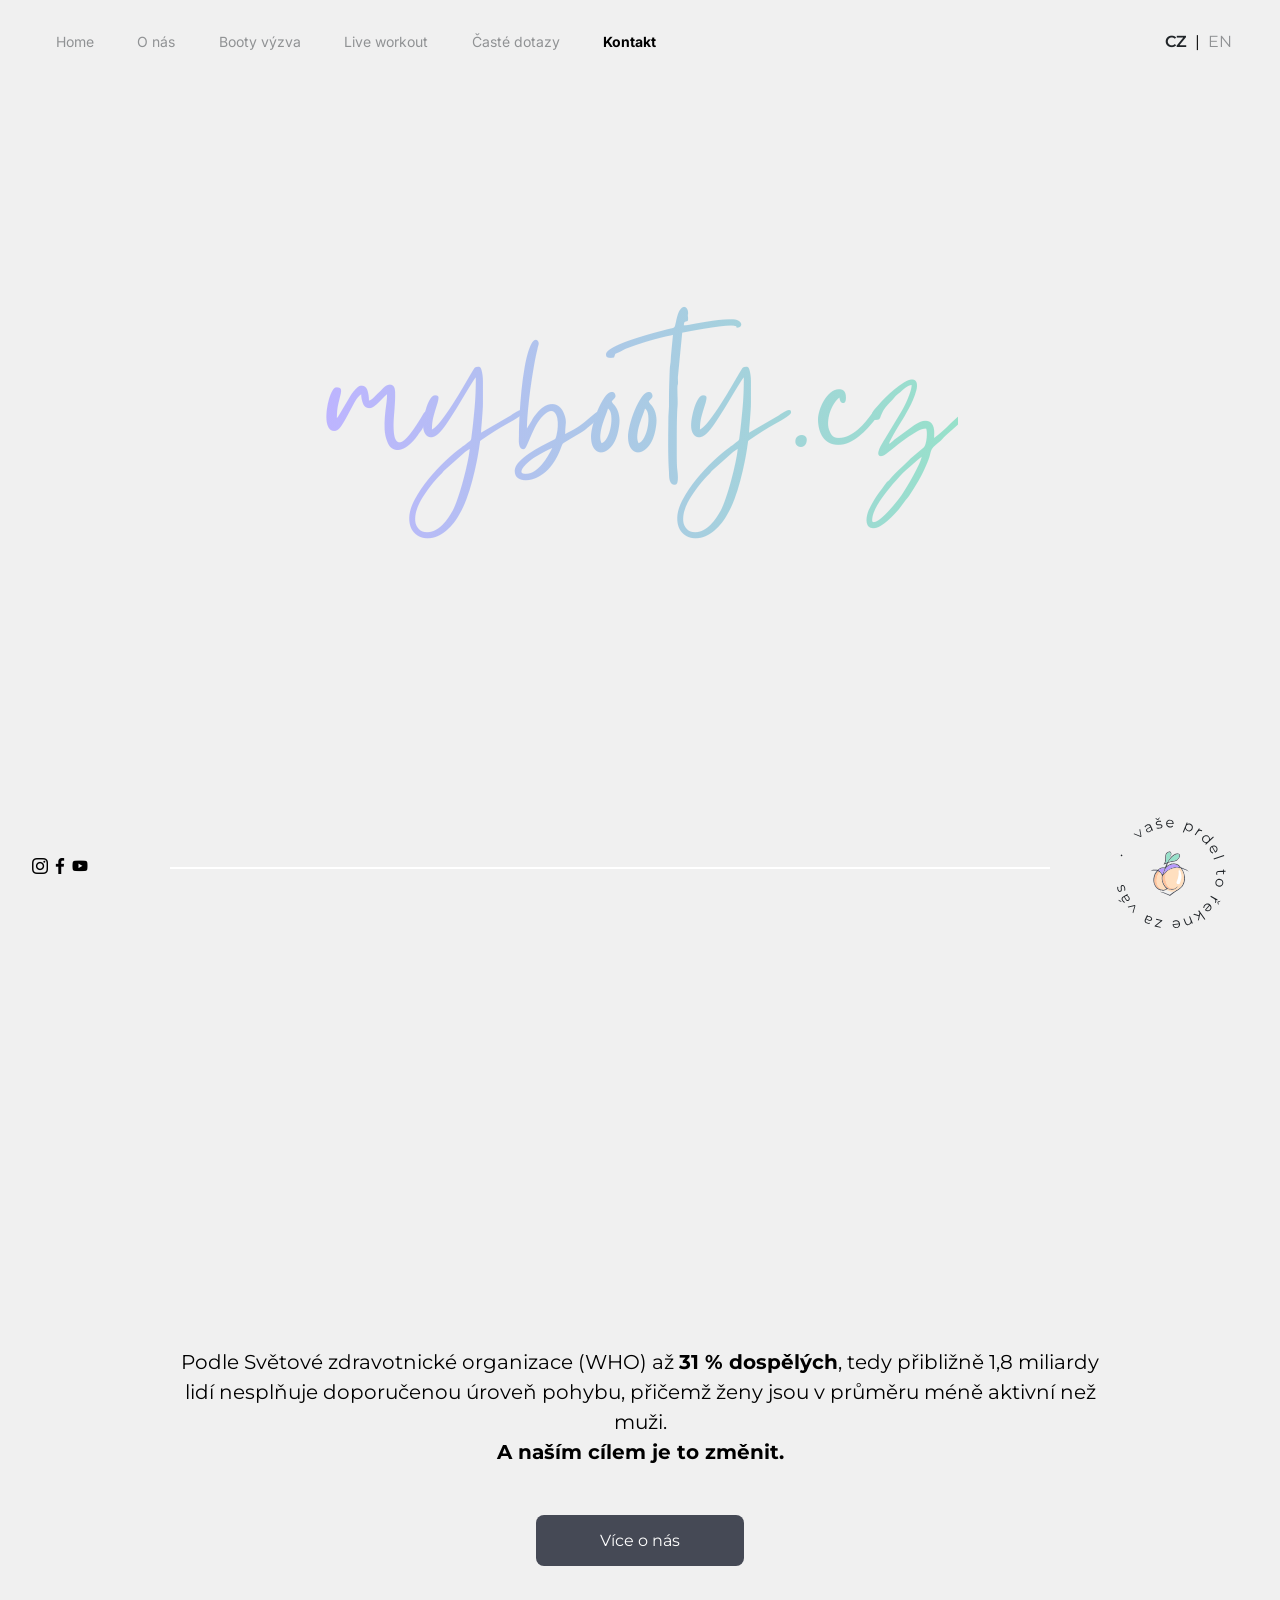
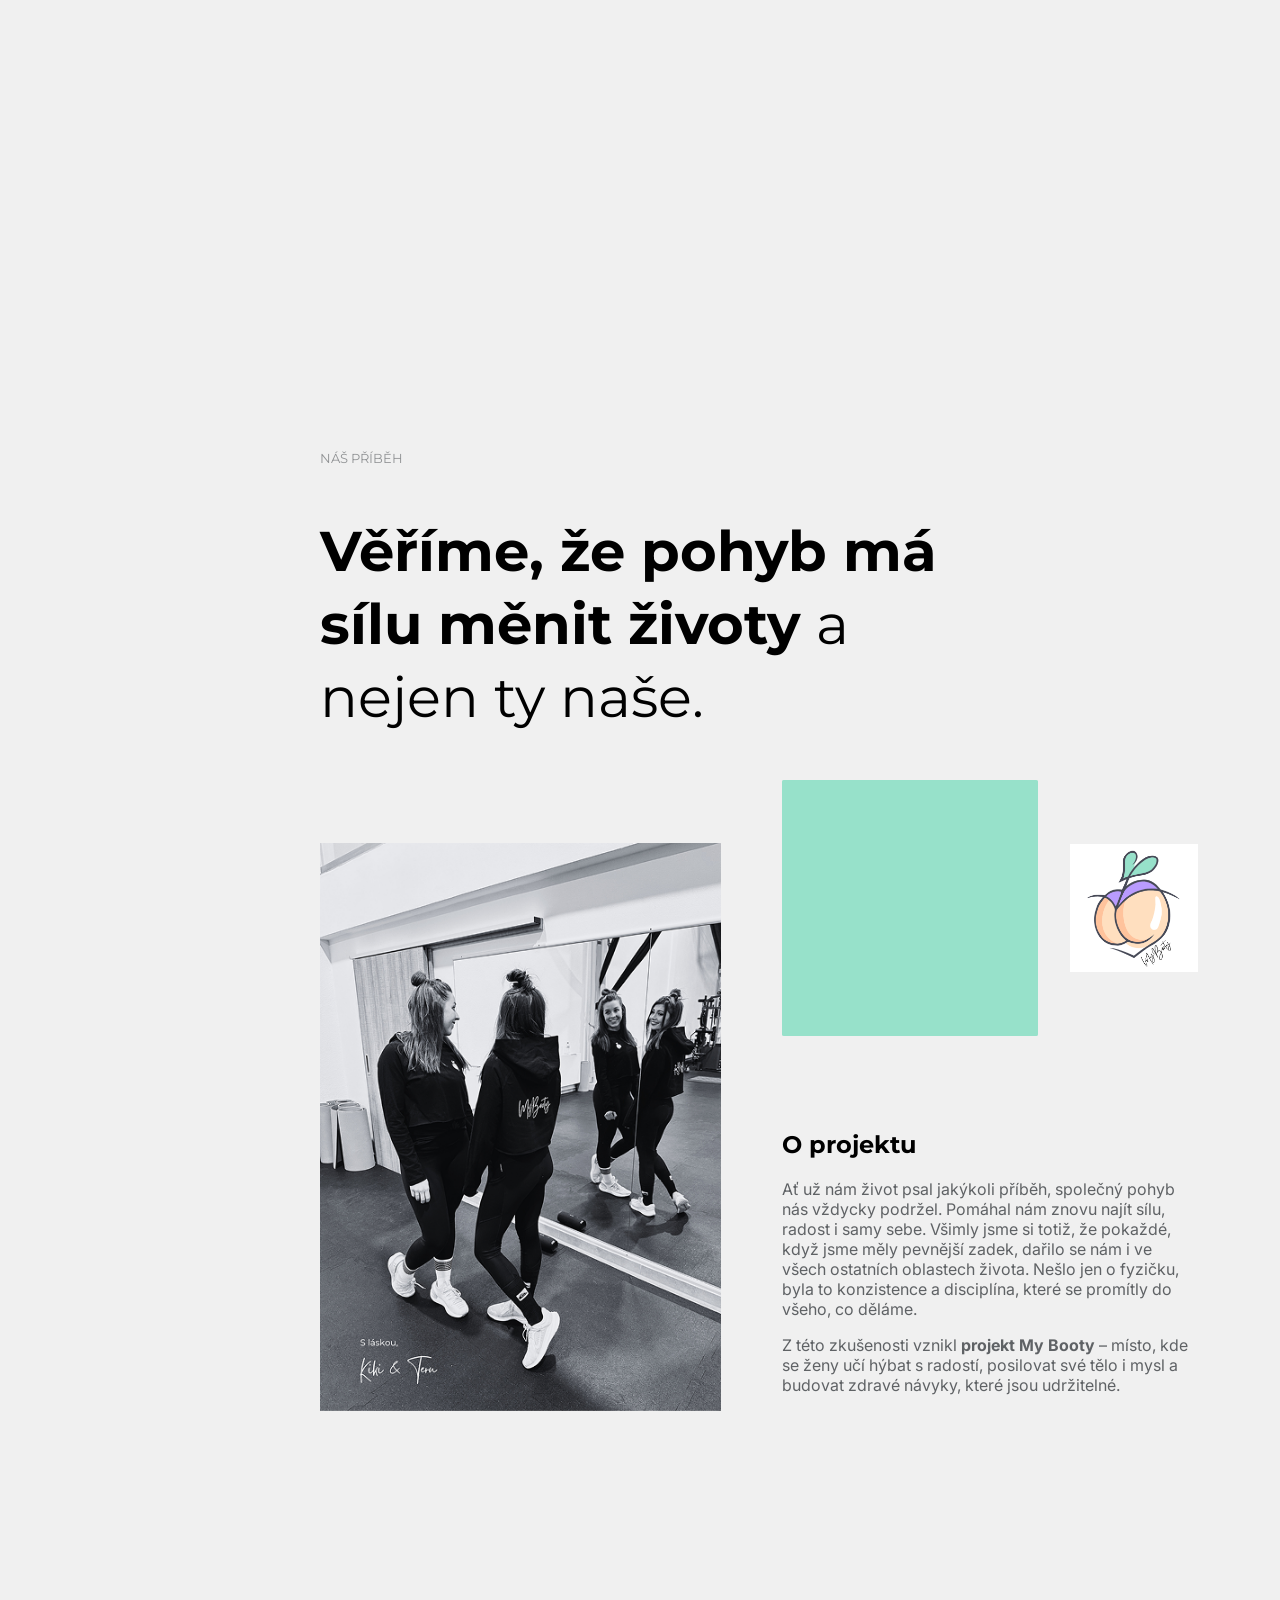
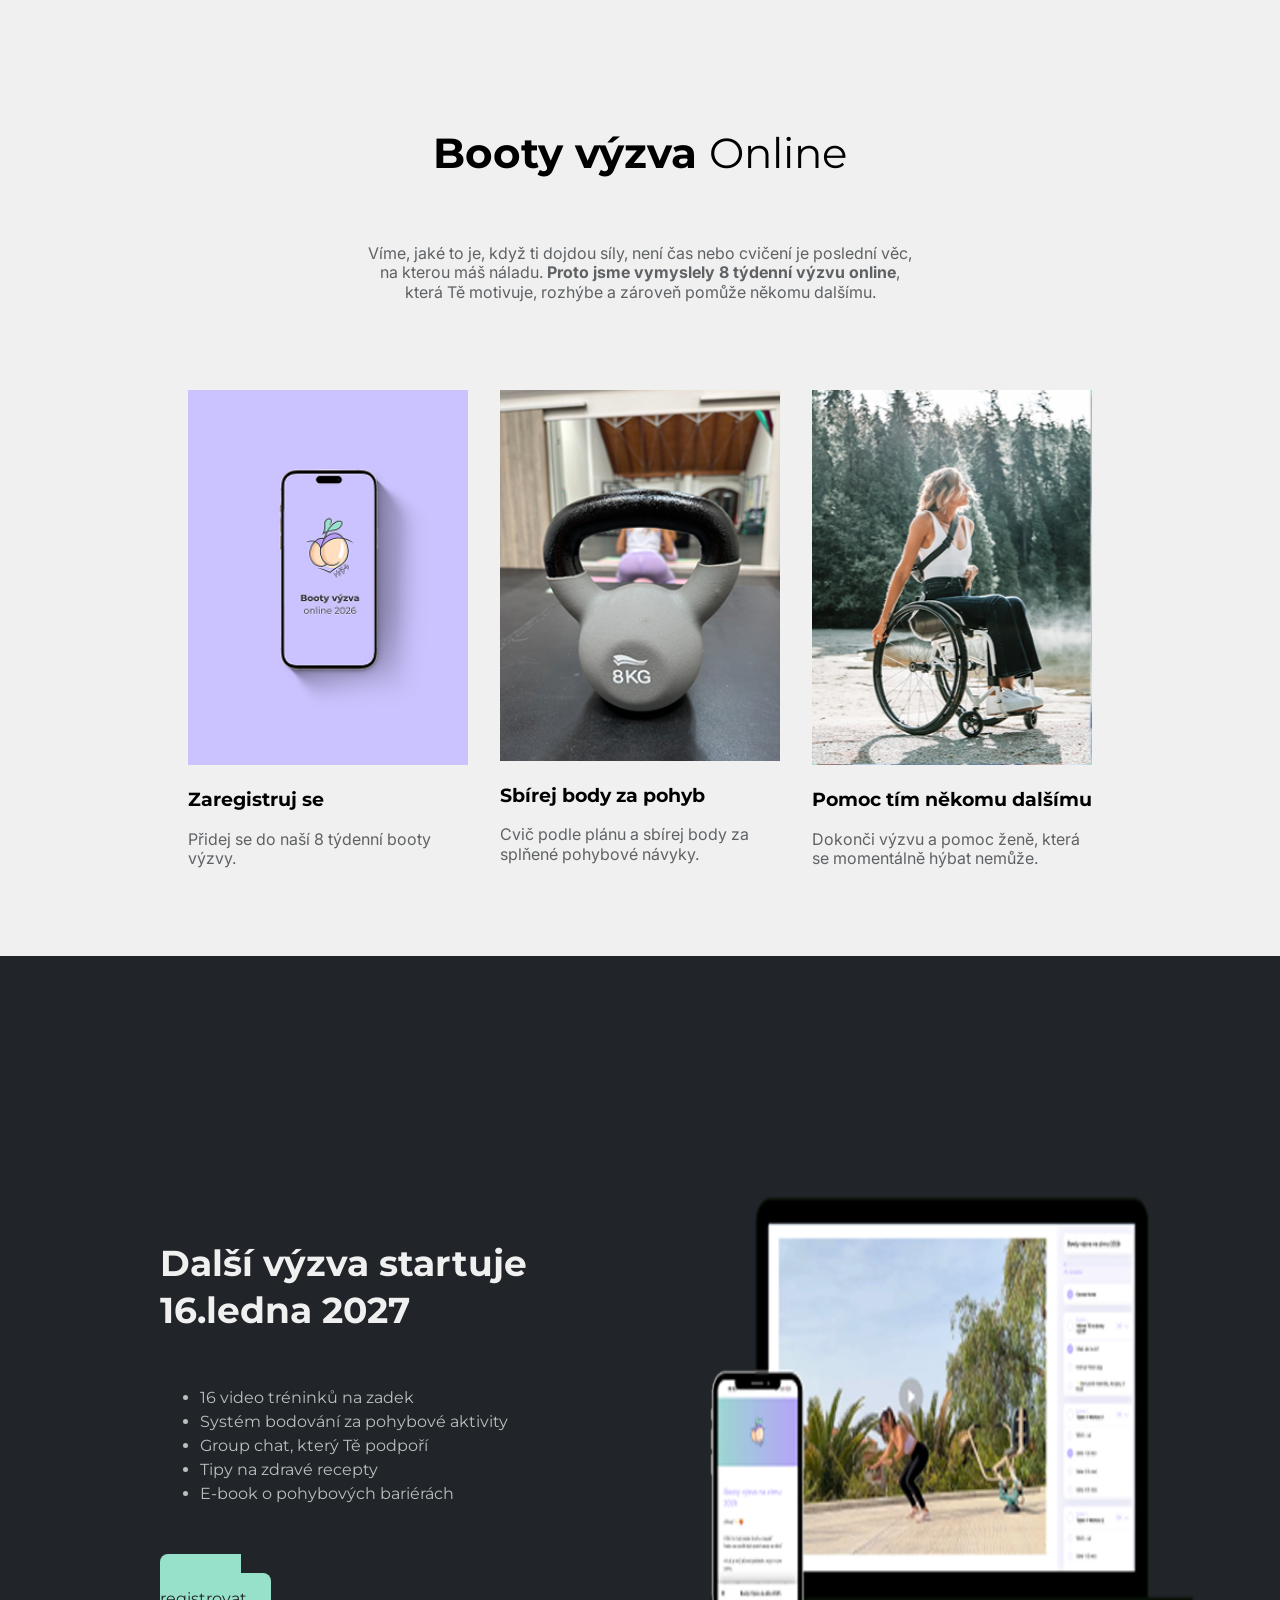
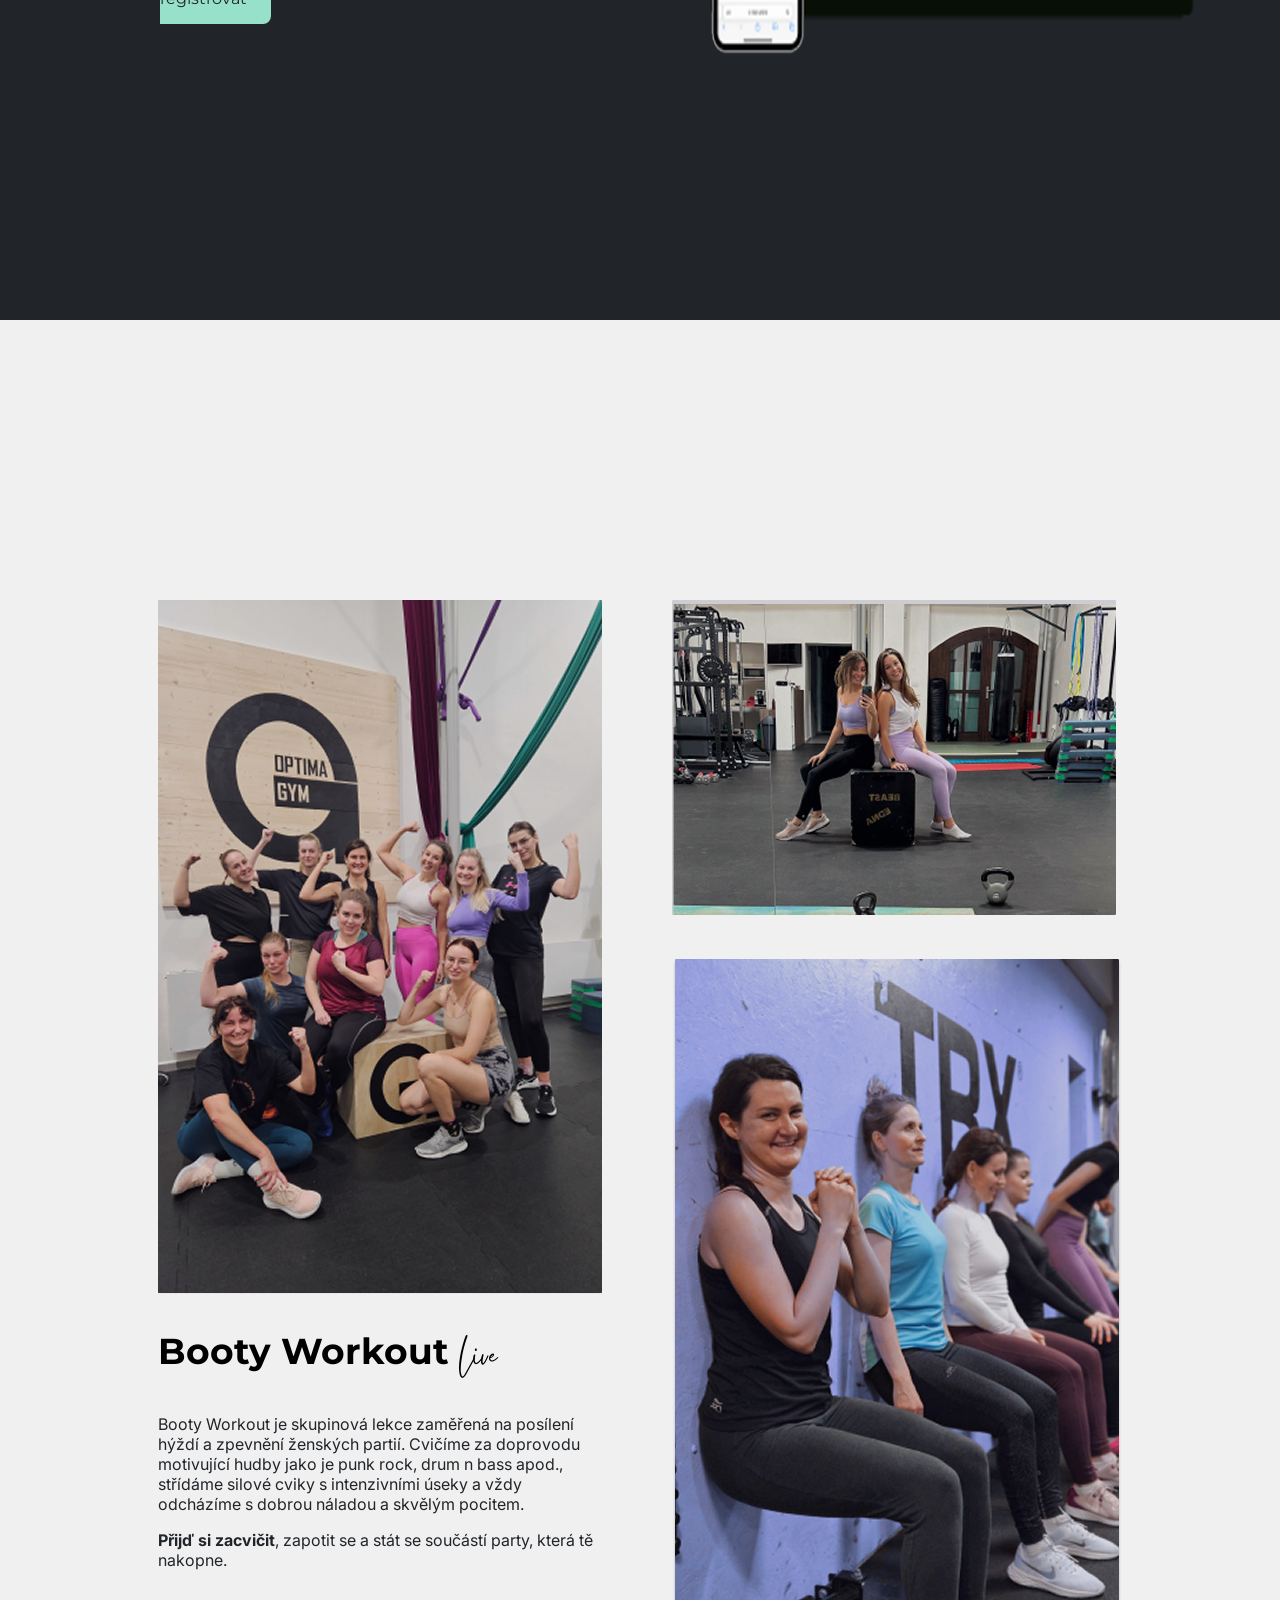
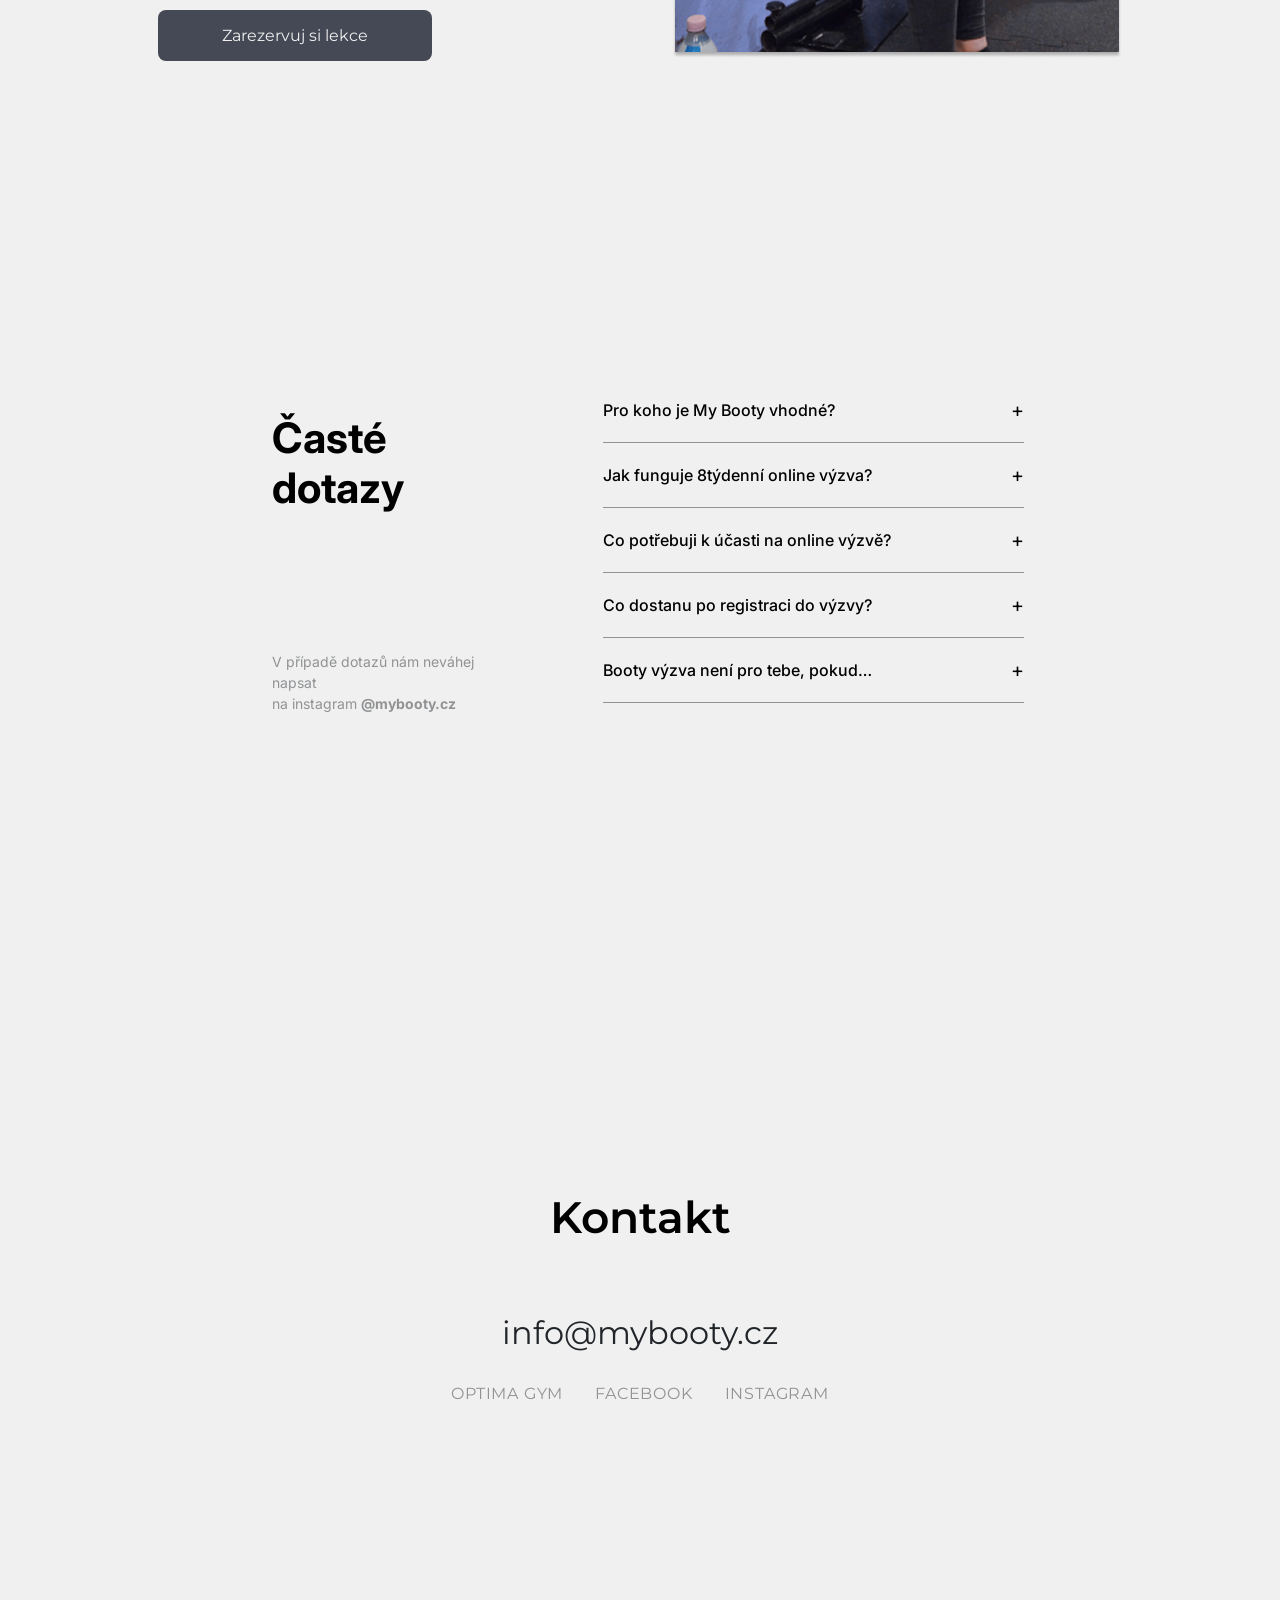
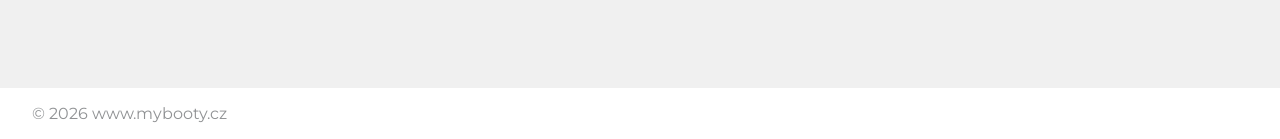
<file: index.html>
<!DOCTYPE html>
<html lang="cs">

<head>
  <meta charset="UTF-8" />
  <meta name="viewport" content="width=device-width, initial-scale=1.0" />
  <title>MyBooty</title>
  <link rel="stylesheet" href="style.css" />
  <link rel="shortcut icon" href="img/logo.svg" type="image/x-icon" />
  <script src="script.js" defer></script>

</head>

<body>
  <header class="navbar-desktop">
    <nav>
      <ul>
        <li><a href="#home">Home</a></li>
        <li><a href="#onas">O nás</a></li>
        <li><a href="#vyzva">Booty výzva</a></li>
        <li><a href="#live">Live workout</a></li>
        <li><a href="#faq">Časté dotazy</a></li>
        <li><a href="#kontakt">Kontakt</a></li>
      </ul>
    </nav>
    <div class="lang-switch">
      <a href="index.html" data-lang="cz">CZ</a> |
      <a href="indexEng.html" data-lang="en">EN</a>
    </div>
  </header>
  <header class="navbar-mobile">
    <img src="img/Mybooty.cz.png" alt="MyBooty Logo" class="logo-mobile">
    <button class="hamburger" id="hamburger">
      <img src="img/Menu_Alt_05.svg" alt="">
    </button>

    <div class="mobile-menu" id="mobileMenu">
      <button class="close-menu" id="closeMenu">&times;</button>

      <nav>
        <ul class="mobile-nav">
          <li><a href="#home">Home <span class="arrow"></span></a></li>
          <li><a href="#onas">O nás <span class="arrow"></span></a></li>
          <li><a href="#vyzva">Booty výzva <span class="arrow"></span></a></li>
          <li><a href="#live">Live workout <span class="arrow"></span></a></li>
          <li><a href="#kontakt">Kontakt <span class="arrow"></span></a></li>
        </ul>
      </nav>

      <div class="lang-switch">
        <a href="index.html" data-lang="cz">CZ</a> |
        <a href="indexEng.html" data-lang="en">EN</a>
      </div>
    </div>

  </header>


  <main>
    <div class="swap">
      <section class="mybooty">
        <div class="logo">mybooty.cz</div>
      </section>
      <div class="split">
        <div class="socials">
          <a href="https://www.instagram.com/mybooty_cz?igsh=MTdoZ3FtZTlkZTQ0aw%3D%3D&utm_source=qr"><img class="icon"
              src="img/instagram.png" alt="instagram" /></a>
          <a href="https://www.facebook.com/share/1AH9CDXiJs/?mibextid=wwXIfr"><img class="icon" src="img/facebook.png"
              alt="instagram" /></a>
          <a href="#"><img class="icon" src="img/youtube.png" alt="instagram" /></a>
        </div>
        <hr />
        <div class="prdel-rekne"><img src="img/prdel_to_rekne_za_vas.svg" alt="" /></div>
      </div>
    </div>
    <section id="home" class="hero">
      <p class="body-big">
        Podle Světové zdravotnické organizace (WHO) až
        <strong>31 % dospělých</strong>, tedy přibližně 1,8 miliardy lidí
        nesplňuje doporučenou úroveň pohybu, přičemž ženy jsou v průměru méně
        aktivní než muži.<br /><strong>A naším cílem je to změnit. </strong>
      </p>
      <a href="#onas" class="btn-about">Více o nás</a>
    </section>

    <section id="onas" class="about">
      <div class="container">
        <p class="mini">Náš příběh</p>
        <h1>
          <strong>Věříme, že pohyb má sílu měnit životy </strong>a nejen ty
          naše.
        </h1>
        <div class="story">
          <div class="left">
            <img src="img/terka_kiki_mirror.png" alt="" />
          </div>
          <div class="right">
            <div class="up">
              <div class="rectangle">
                <img src="img/Rectangle.png" alt="" />
              </div>
              <div class="logo">
                <img src="img/logo.svg" alt="" />
              </div>
            </div>
            <div class="mobile-photos">
              <img src="img/terka_kiki_mirror.png" alt="">
              <img src="img/logo.svg" alt="">
              <div class="rectangle"> <img src="img/Rectangle.png" alt=""></div>
            </div>
            <div class="down">
              <h2>O projektu</h2>
              <p class="subtext">
                Ať už nám život psal jakýkoli příběh, společný pohyb nás
                vždycky podržel. Pomáhal nám znovu najít sílu, radost i samy
                sebe. Všimly jsme si totiž, že pokaždé, když jsme měly
                pevnější zadek, dařilo se nám i ve všech ostatních oblastech
                života. Nešlo jen o fyzičku, byla to konzistence a disciplína,
                které se promítly do všeho, co děláme.
              </p>
              <p class="subtext">
                Z této zkušenosti vznikl <strong>projekt My Booty</strong> –
                místo, kde se ženy učí hýbat s radostí, posilovat své tělo i
                mysl a budovat zdravé návyky, které jsou udržitelné.
              </p>
            </div>
          </div>
        </div>
      </div>
    </section>

    <section id="vyzva">
      <!-- Challenge part -->
      <div class="challenge">
        <div class="up">
          <h2>Booty výzva <span>Online</span></h2>
          <p class="text">
            Víme, jaké to je, když ti dojdou síly, není čas nebo cvičení je
            poslední věc, na kterou máš náladu.
            <strong>Proto jsme vymyslely 8 týdenní výzvu online</strong>, která
            Tě motivuje, rozhýbe a zároveň pomůže někomu dalšímu.
          </p>
        </div>
        <div class="down">
          <div class="card">
            <div><img src="img/booty_vyzva.png" alt="" /></div>
            <div class="desc">
              <h3>Zaregistruj se</h3>
              <p class="subtext">Přidej se do naší 8 týdenní booty výzvy.</p>
            </div>
          </div>
          <div class="card">
            <div><img src="img/kettlebel.png" alt="" /></div>
            <div class="desc">
              <h3>Sbírej body za pohyb</h3>
              <p class="subtext">Cvič podle plánu a sbírej body za splňené pohybové návyky.</p>
            </div>
          </div>
          <div class="card">
            <div><img src="img/Locations.png" alt="" /></div>
            <div class="desc">
              <h3>Pomoc tím někomu dalšímu</h3>
              <p class="subtext">Dokonči výzvu a pomoc ženě, která se momentálně hýbat nemůže.</p>
            </div>
          </div>
        </div>
      </div>

      <!-- JoinUs part -->
      <div class="joinUs">
        <div class="left">
          <h3>Další výzva startuje 16.ledna 2027</h3>
          <div class="carousel">
            <img src="img/Carousel.png" alt="" />
          </div>
          <ul>
            <li>16 video tréninků na zadek</li>
            <li>Systém bodování za pohybové aktivity</li>
            <li>Group chat, který Tě podpoří</li>
            <li>Tipy na zdravé recepty</li>
            <li>E-book o pohybových bariérách</li>
          </ul>
          <div class="rezervace">
            <a href="https://stan.store/mybooty_cz/p/online-booty-vzva-na-lto-2026" class="btn-rezervace">Chci se registrovat</a>
          </div>
        </div>
        <div class="right">
          <img src="img/Carousel.png" alt="" />
        </div>
      </div>
    </section>

    <section id="live" class="live-workout">
      <div class="left">
        <div class="up">
          <img src="img/lv-left.png" alt="" />
        </div>
        <div class="down">
          <h2>Booty Workout <span>Live</span></h2>
          <p class="subtext">
            Booty Workout je skupinová lekce zaměřená na posílení hýždí a
            zpevnění ženských partií. Cvičíme za doprovodu motivující hudby
            jako je punk rock, drum n bass apod., střídáme silové cviky s
            intenzivními úseky a vždy odcházíme s dobrou náladou a skvělým
            pocitem.
          </p>
          <p class="subtext">
            <strong>Přijď si zacvičit</strong>, zapotit se a stát se součástí
            party, která tě nakopne.
          </p>
          <div class="collage">
            <img src="img/lv-left.png" alt="" class="photo1" />
            <img src="img/lv-right1.png" alt="" class="photo2" />
            <img src="img/lv-right2.png" alt="" class="photo3" />


          </div>
          <div class="rezervace-lv">
            <a href="https://mybooty.setmore.com/" class="btn">Zarezervuj si lekce</a>
          </div>
        </div>
      </div>
      <div class="right">
        <div class="up">
          <img src="img/lv-right1.png" alt="" />
        </div>
        <div class="down">
          <img src="img/lv-right2.png" alt="" />
        </div>
      </div>
    </section>

    <section id="faq" class="faq">
      <div class="faq-left">
        <h2>Časté<br />dotazy</h2>
        <p>
          V případě dotazů nám neváhej napsat<br />
          na instagram <strong>@mybooty.cz</strong>
        </p>
      </div>

      <div class="faq-right">
        <details>
          <summary>
            Pro koho je My Booty vhodné?
            <span class="plus">+</span>
          </summary>
          <p>
            My Booty je určené pro ženy všech věkových kategorií a úrovní kondice. Ať začínáš úplně od nuly, nebo už
            cvičíš pravidelně — naše výzvy i lekce tě podpoří přesně tam, kde právě jsi.
          </p>
        </details>

        <details>
          <summary>
            Jak funguje 8týdenní online výzva?
            <span class="plus">+</span>
          </summary>
          <p>
            Po registraci získáš přístup k tréninkovému plánu, podle kterého cvičíš doma vlastním tempem. Za splněné
            aktivity sbíráš body, posiluješ fyzickou kondici i mentální odolnost a buduješ si zdravé návyky.
            Pokud výzvu úspěšně dokončíš, získáš nárok na vrácení 50 % z ceny — můžeš je znovu investovat do sebe, nebo
            věnovat ženě, která se momentálně hýbat nemůže.
          </p>
        </details>

        <details>
          <summary>
            Co potřebuji k účasti na online výzvě?
            <span class="plus">+</span>
          </summary>
          <p>
            Stačí internet, malé místo na cvičení a chuť začít. Při cvičení budeš potřebovat jen stopky v mobilu —
            doporučujeme bezplatnou aplikaci *Interval Timer*.
            Pokud chceš, můžeš si pořídit *booty band*, ale není to nutné. Veškerá videa, plán i motivace tě budou čekat
            přímo uvnitř programu.

          </p>
        </details>

        <details>
          <summary>
            Co dostanu po registraci do výzvy?
            <span class="plus">+</span>
          </summary>
          <p>
            Získáš:

          <ul>
            <li>tréninkový plán na 8 týdnů</li>
            <li>přístup k výukovým videím</li>
            <li>jednoduchý systém sbírání bodů</li>
            <li>podporu komunity a pravidelnou motivaci, které tě provedou celou výzvou krok za krokem.</li>
          </ul>
          </p>
        </details>

        <details>
          <summary>
            Booty výzva není pro tebe, pokud…
            <span class="plus">+</span>
          </summary>
          <p>
          <ol>
            <li>Máš zdravotní omezení, kvůli kterým nesmíš cvičit</li>
            <p>Pokud máš zranění, jsi po operaci nebo ti lékař doporučil klidový režim, počkej, až ti bude cvičení opět
              povoleno.</p>
            <li>Máš bolesti nebo potíže s koleny, kyčlemi či jinými kloubními oblastmi</li>
            <p>Pokud tě trápí přetrvávající bolest, omezený rozsah pohybu nebo si nejsi jistá, zda jsou pro tebe
              tréninky vhodné, nejprve to konzultuj s fyzioterapeutem nebo odborníkem. Správná diagnostika i doporučení
              ti pomohou cvičit bezpečně.</p>
            <li>Jsi těhotná a nemáš schválený pohyb od lékaře</li>
            <p>Každé tělo je jiné. Bez doporučení lékaře výzvu raději odlož.</p>
            <li>Hledáš pokročilý silový tréninkový plán</li>
            <p>Výzva je zaměřená na zdravé návyky, radost z pohybu a podporu žen — ne na profesionální, čistě silové
              programy.</p>
            <li>čekáváš extrémní výsledky během pár dní</li>
            <p>Výzva je postavená na konzistenci, disciplíně a udržitelném přístupu — ne na rychlých zázracích.</p>
          </ol>
          </p>
        </details>
      </div>
    </section>

    <section id="kontakt" class="contact">
      <h2>Kontakt</h2>

      <a href="mailto:info@mybooty.cz" class="contact-email">
        info@mybooty.cz
      </a>

      <div class="contact-links">
        <a href="https://www.optimagym.cz/">OPTIMA GYM</a>
        <a href="https://www.facebook.com/share/1AH9CDXiJs/?mibextid=wwXIfr">FACEBOOK</a>
        <a href="https://www.instagram.com/mybooty_cz?igsh=MTdoZ3FtZTlkZTQ0aw%3D%3D&utm_source=qr">INSTAGRAM</a>
      </div>
    </section>
  </main>
  <footer>
    <p>&copy; 2026 www.mybooty.cz</p>
  </footer>
  <script>
    const hamburger = document.getElementById('hamburger');
    const mobileMenu = document.getElementById('mobileMenu');
    const closeMenu = document.getElementById('closeMenu');

    hamburger.addEventListener('click', () => {
      mobileMenu.classList.add('open');
    });

    closeMenu.addEventListener('click', () => {
      mobileMenu.classList.remove('open');
    });
    // Close menu when a link is clicked
    const menuLinks = mobileMenu.querySelectorAll('a'); // get all <a> inside mobileMenu
    menuLinks.forEach(link => {
      link.addEventListener('click', () => {
        mobileMenu.classList.remove('open');
      });
    });
    // Select all sections with an id
    const sections = document.querySelectorAll('main section[id]');

    // Select all nav links
    const navLinks = document.querySelectorAll('header.navbar-desktop nav ul li a');

    // Optional: mobile nav links too
    const mobileNavLinks = document.querySelectorAll('header.navbar-mobile nav ul li a');

    const observer = new IntersectionObserver((entries) => {
  entries.forEach(entry => {
    const id = entry.target.getAttribute('id');
    if (entry.isIntersecting) {
      navLinks.forEach(link => link.classList.remove('active'));
      const desktopLink = document.querySelector(`header.navbar-desktop nav ul li a[href="#${id}"]`);
      if (desktopLink) desktopLink.classList.add('active');

      mobileNavLinks.forEach(link => link.classList.remove('active'));
      const mobileLink = document.querySelector(`header.navbar-mobile nav ul li a[href="#${id}"]`);
      if (mobileLink) mobileLink.classList.add('active');
    }
  });
}, { threshold: 0.3, rootMargin: "-100px 0px 0px 0px" });


    // Observe all sections
    sections.forEach(section => observer.observe(section));

  </script>
</body>

</html>
</file>
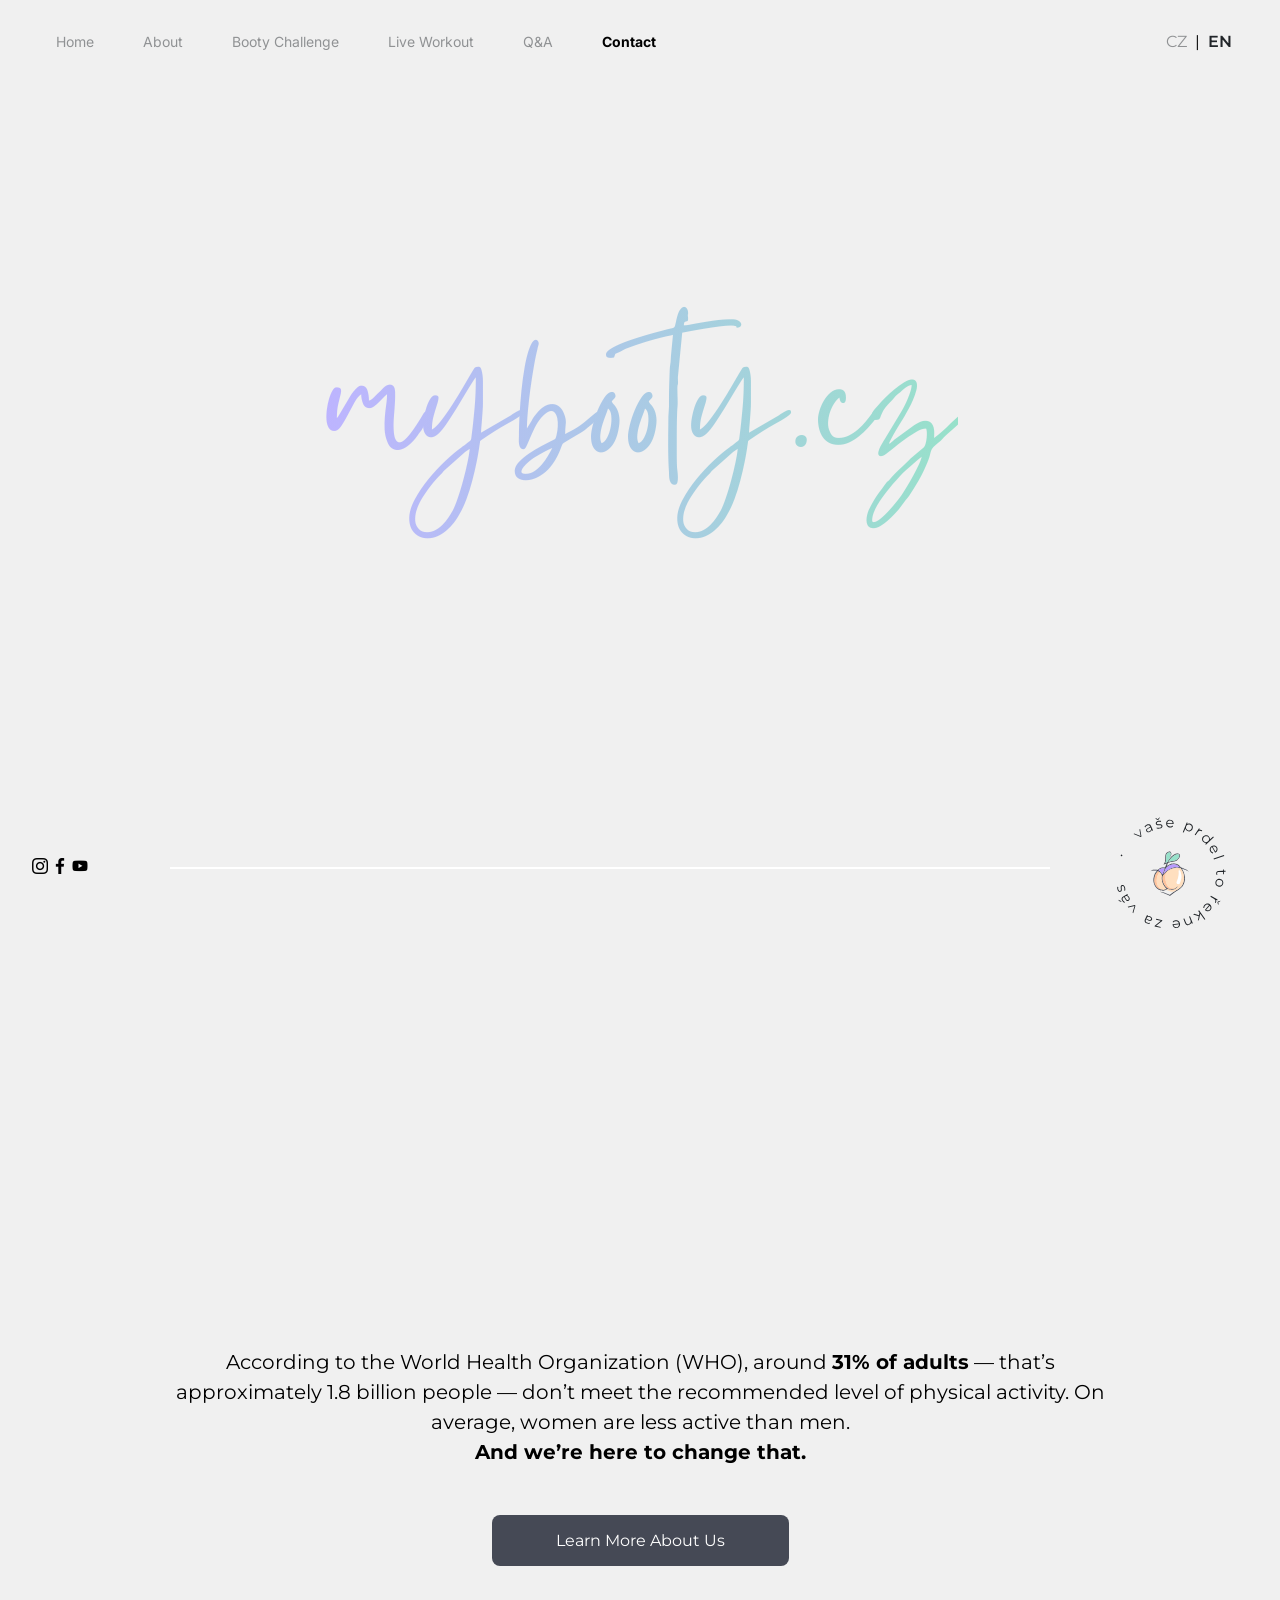
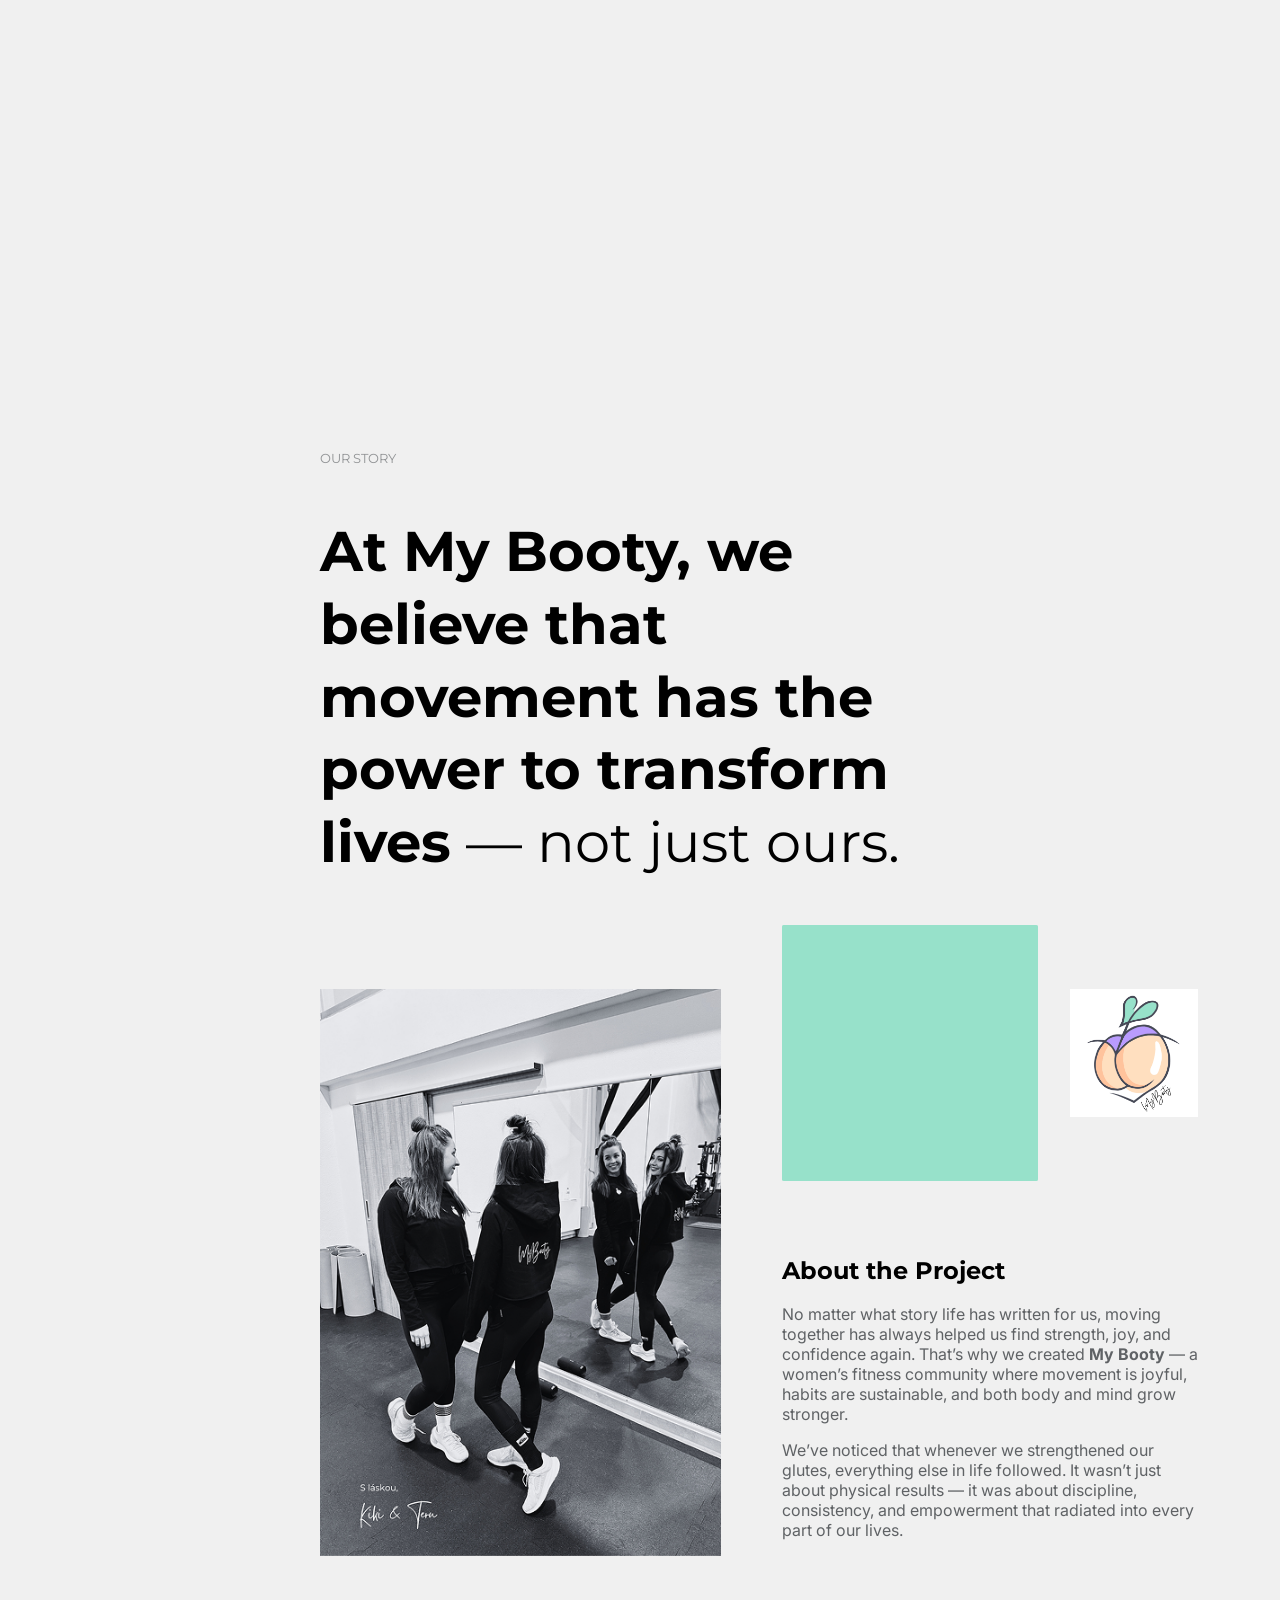
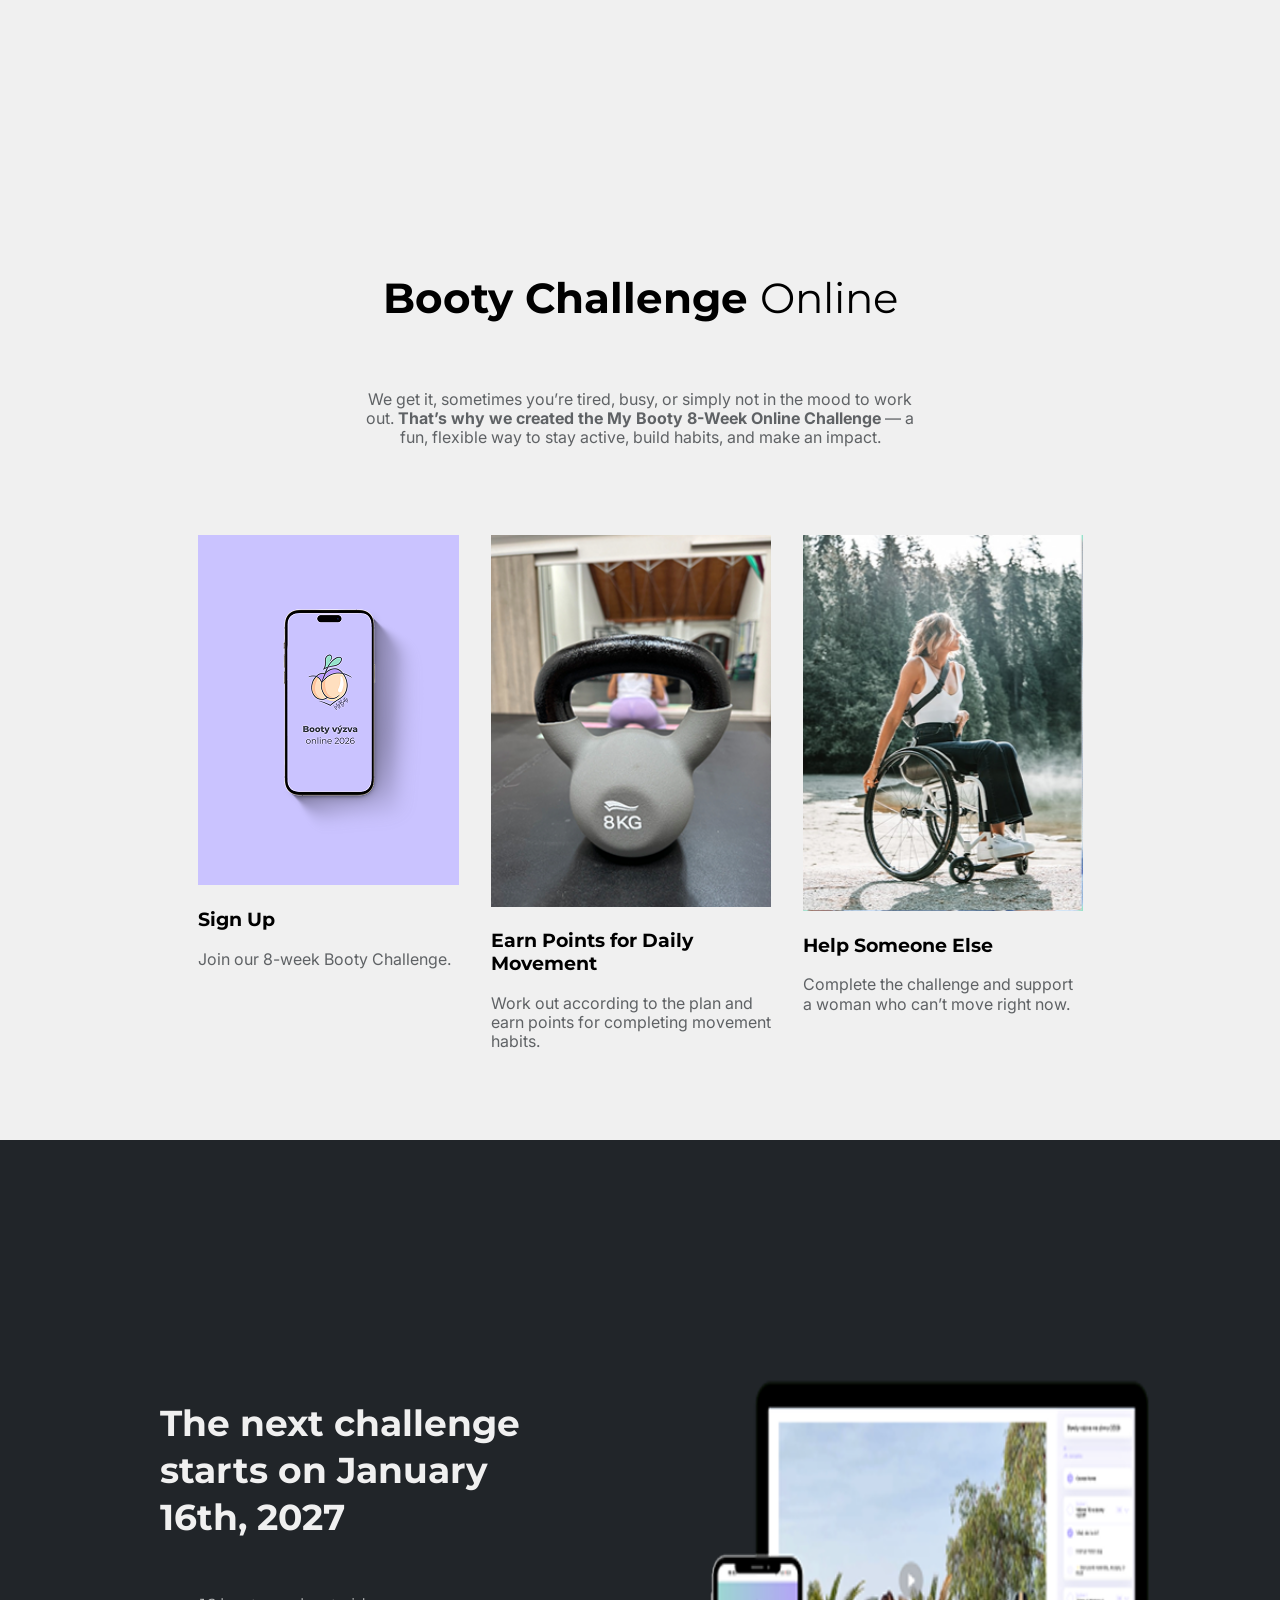
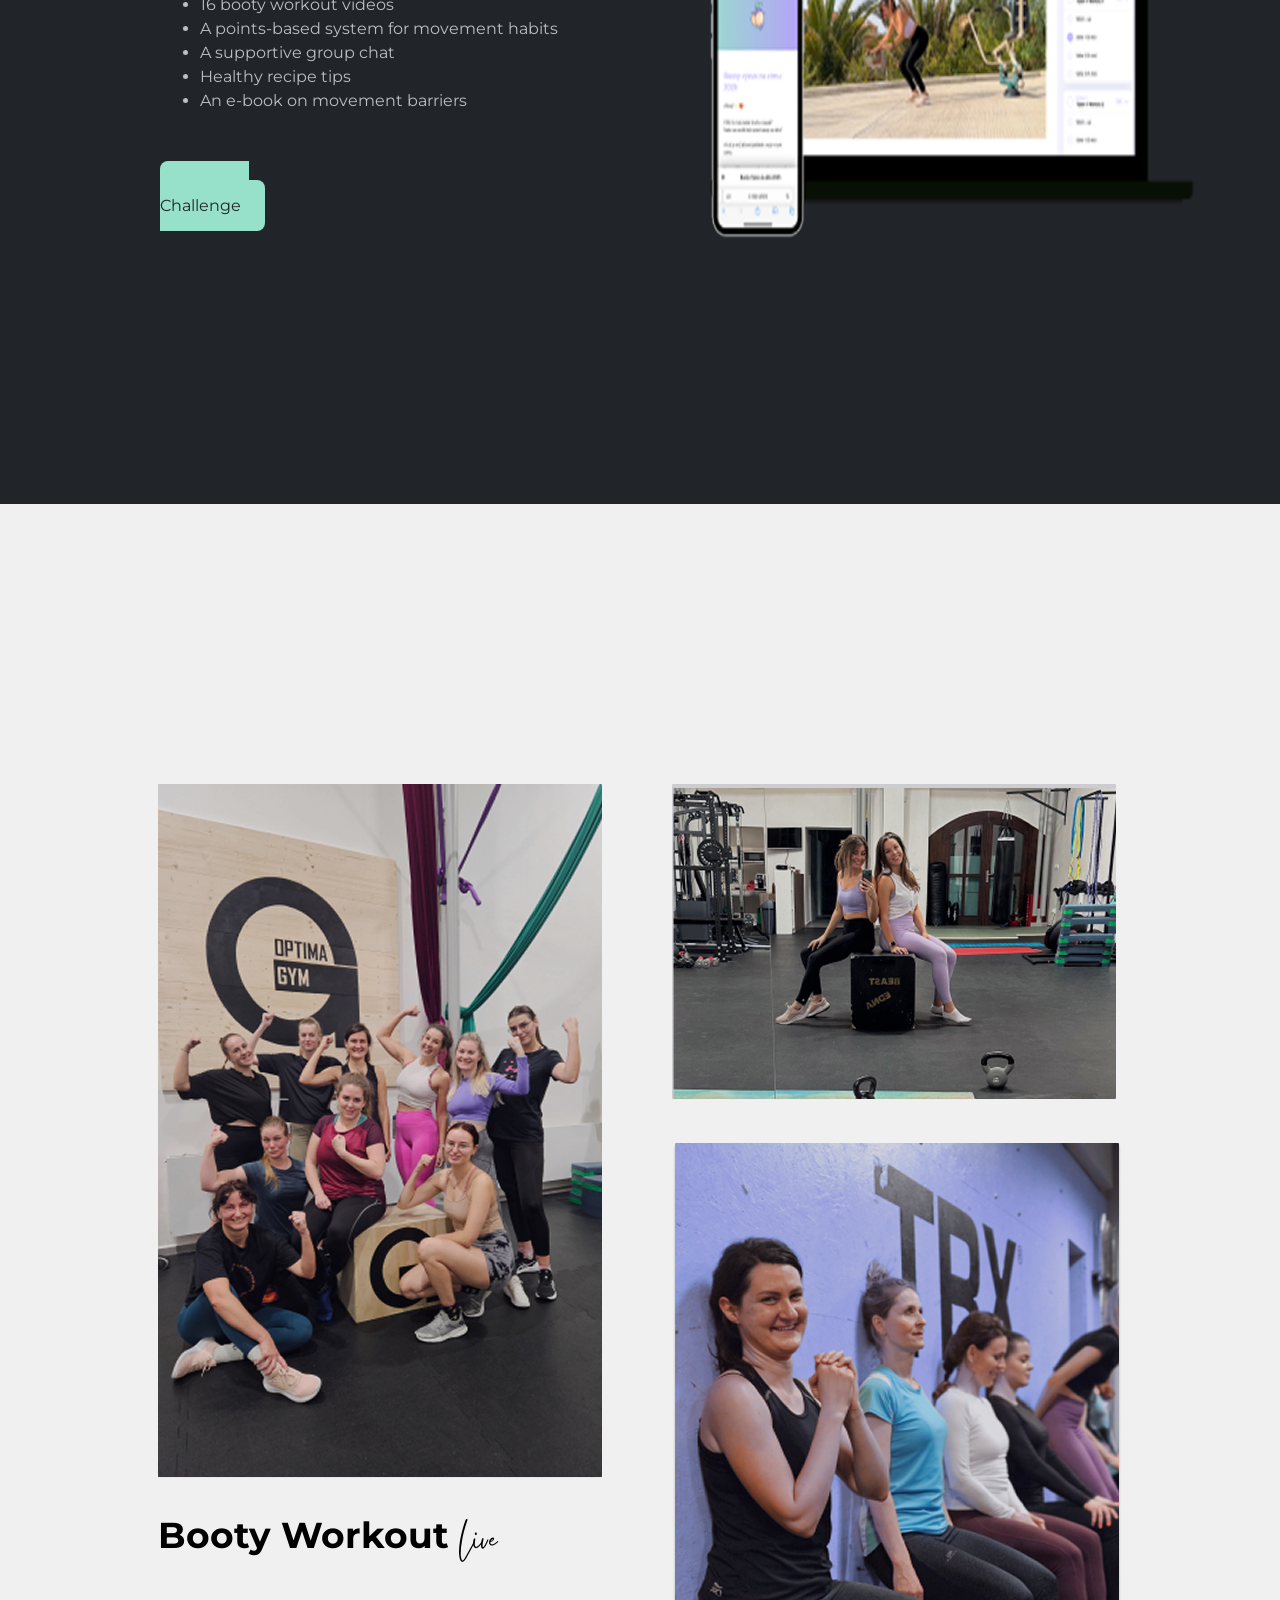
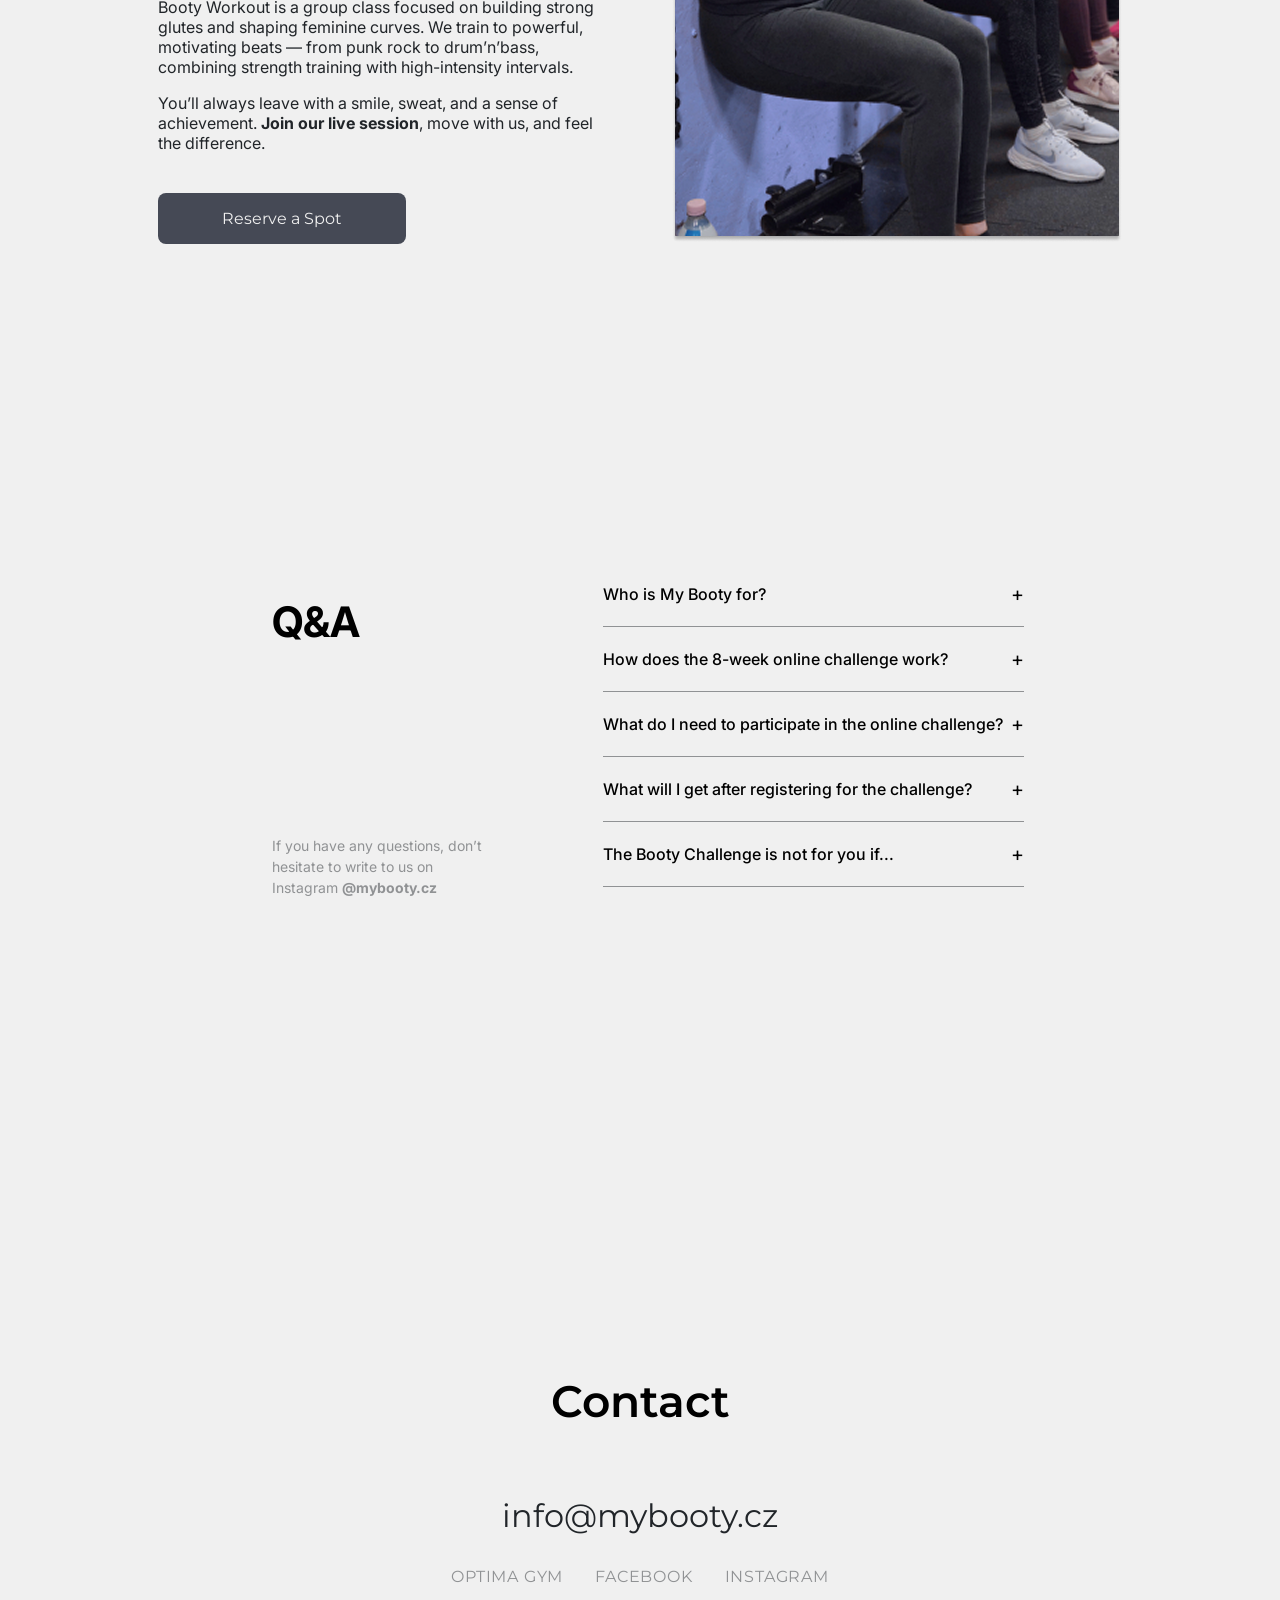
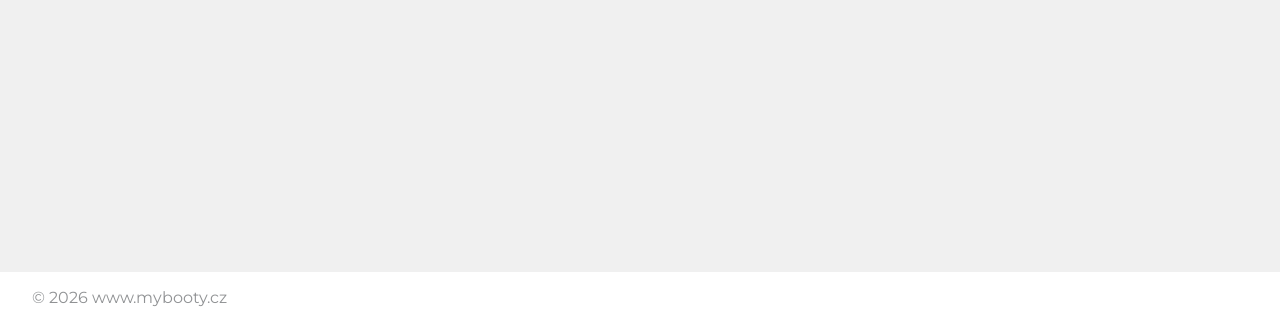
<file: indexEng.html>
<!DOCTYPE html>
<html lang="en">

<head>
  <meta charset="UTF-8" />
  <meta name="viewport" content="width=device-width, initial-scale=1.0" />
  <title>MyBooty</title>
  <link rel="stylesheet" href="style.css" />
  <link rel="shortcut icon" href="img/logo.svg" type="image/x-icon" />
  <script src="script.js" defer></script>
</head>

<body>
  <header class="navbar-desktop">
    <nav>
      <ul>
        <li><a href="#home">Home</a></li>
        <li><a href="#about">About</a></li>
        <li><a href="#challenge">Booty Challenge</a></li>
        <li><a href="#live">Live Workout</a></li>
        <li><a href="#faq">Q&amp;A</a></li>
        <li><a href="#contact">Contact</a></li>
      </ul>
    </nav>
    <div class="lang-switch">
      <a href="index.html" data-lang="cz">CZ</a> |
      <a href="indexEng.html" data-lang="en">EN</a>
    </div>
  </header>

  <header class="navbar-mobile">
    <img src="img/Mybooty.cz.png" alt="MyBooty Logo" class="logo-mobile">
    <button class="hamburger" id="hamburger">
      <span></span>
      <span></span>
      <span></span>
    </button>

    <div class="mobile-menu" id="mobileMenu">
      <button class="close-menu" id="closeMenu">&times;</button>
      <nav>
        <ul class="mobile-nav">
          <li><a href="#home">Home <span class="arrow"></span></a></li>
          <li><a href="#about">About <span class="arrow"></span></a></li>
          <li><a href="#challenge">Booty Challenge <span class="arrow"></span></a></li>
          <li><a href="#live">Live Workout <span class="arrow"></span></a></li>
          <li><a href="#contact">Contact <span class="arrow"></span></a></li>
        </ul>
      </nav>
      <div class="lang-switch">
        <a href="index.html" data-lang="cz">CZ</a> |
        <a href="indexEng.html" data-lang="en">EN</a>
      </div>
    </div>
  </header>

  <main>
    <div class="swap">
      <section class="mybooty">
        <div class="logo">mybooty.cz</div>
      </section>
      <div class="split">
        <div class="socials">
          <a href="https://www.instagram.com/mybooty_cz?igsh=MTdoZ3FtZTlkZTQ0aw%3D%3D&utm_source=qr"><img class="icon"
              src="img/instagram.png" alt="Instagram" /></a>
          <a href="https://www.facebook.com/share/1AH9CDXiJs/?mibextid=wwXIfr"><img class="icon" src="img/facebook.png"
              alt="Facebook" /></a>
          <a href="#"><img class="icon" src="img/youtube.png" alt="YouTube" /></a>
        </div>
        <hr />
        <div class="prdel-rekne"><img src="img/prdel_to_rekne_za_vas.svg" alt="Motivational illustration" /></div>
      </div>
    </div>

    <section id="home" class="hero">
      <p class="body-big">
        According to the World Health Organization (WHO), around <strong>31% of adults</strong> — that’s approximately 1.8 billion people — don’t meet the recommended level of physical activity. On average, women are less active than men.<br /><strong>And we’re here to change that.</strong>
      </p>
      <a href="#about" class="btn-about">Learn More About Us</a>
    </section>

    <section id="about" class="about">
      <div class="container">
        <p class="mini">Our Story</p>
        <h1>
          <strong>At My Booty, we believe that movement has the power to transform lives</strong> — not just ours.
        </h1>
        <div class="story">
          <div class="left">
            <img src="img/terka_kiki_mirror.png" alt="Founders workout photo" />
          </div>
          <div class="right">
            <div class="up">
              <div class="rectangle">
                <img src="img/Rectangle.png" alt="" />
              </div>
              <div class="logo">
                <img src="img/logo.svg" alt="MyBooty logo" />
              </div>
            </div>
            <div class="mobile-photos">
              <img src="img/terka_kiki_mirror.png" alt="Founders workout photo">
              <img src="img/logo.svg" alt="MyBooty logo">
              <div class="rectangle"><img src="img/Rectangle.png" alt=""></div>
            </div>
            <div class="down">
              <h2>About the Project</h2>
              <p class="subtext">
                No matter what story life has written for us, moving together has always helped us find strength, joy, and confidence again. That’s why we created <strong>My Booty</strong> — a women’s fitness community where movement is joyful, habits are sustainable, and both body and mind grow stronger.
              </p>
              <p class="subtext">
                We’ve noticed that whenever we strengthened our glutes, everything else in life followed. It wasn’t just about physical results — it was about discipline, consistency, and empowerment that radiated into every part of our lives.
              </p>
            </div>
          </div>
        </div>
      </div>
    </section>

    <section id="challenge">
      <div class="challenge">
        <div class="up">
          <h2>Booty Challenge <span>Online</span></h2>
          <p class="text">
            We get it, sometimes you’re tired, busy, or simply not in the mood to work out. <strong>That’s why we created the My Booty 8-Week Online Challenge</strong> — a fun, flexible way to stay active, build habits, and make an impact.
          </p>
        </div>
        <div class="down">
          <div class="card">
            <div><img src="img/booty_vyzva.png" alt="" /></div>
            <div class="desc">
              <h3>Sign Up</h3>
              <p class="subtext">Join our 8-week Booty Challenge.</p>
            </div>
          </div>
          <div class="card">
            <div><img src="img/kettlebel.png" alt="" /></div>
            <div class="desc">
              <h3>Earn Points for Daily Movement</h3>
              <p class="subtext">Work out according to the plan and earn points for completing movement habits.</p>
            </div>
          </div>
          <div class="card">
            <div><img src="img/Locations.png" alt="" /></div>
            <div class="desc">
              <h3>Help Someone Else</h3>
              <p class="subtext">Complete the challenge and support a woman who can’t move right now.</p>
            </div>
          </div>
        </div>
      </div>

      <div class="joinUs">
        <div class="left">
          <h3>The next challenge starts on January 16th, 2027</h3>
          <div class="carousel">
            <img src="img/Carousel.png" alt="" />
          </div>
          <ul>
            <li>16 booty workout videos</li>
            <li>A points-based system for movement habits</li>
            <li>A supportive group chat</li>
            <li>Healthy recipe tips</li>
            <li>An e-book on movement barriers</li>
          </ul>
          <div class="rezervace">
            <a href="https://stan.store/mybooty_cz/p/online-booty-vzva-na-lto-2026" class="btn-rezervace">Join the Challenge</a>
          </div>
        </div>
        <div class="right">
          <img src="img/Carousel.png" alt="" />
        </div>
      </div>
    </section>

    <section id="live" class="live-workout">
      <div class="left">
        <div class="up">
          <img src="img/lv-left.png" alt="" />
        </div>
        <div class="down">
          <h2>Booty Workout <span>Live</span></h2>
          <p class="subtext">
            Booty Workout is a group class focused on building strong glutes and shaping feminine curves. We train to powerful, motivating beats — from punk rock to drum’n’bass, combining strength training with high-intensity intervals.
          </p>
          <p class="subtext">
            You’ll always leave with a smile, sweat, and a sense of achievement. <strong>Join our live session</strong>, move with us, and feel the difference.
          </p>
          <div class="collage">
            <img src="img/lv-left.png" alt="" class="photo1"/>
            <img src="img/lv-right1.png" alt="" class="photo2"/>
            <img src="img/lv-right2.png" alt="" class="photo3"/>
          </div>
          <div class="rezervace-lv">
            <a href="https://mybooty.setmore.com/" class="btn">Reserve a Spot</a>
          </div>
        </div>
      </div>
      <div class="right">
        <div class="up">
          <img src="img/lv-right1.png" alt="" />
        </div>
        <div class="down">
          <img src="img/lv-right2.png" alt="" />
        </div>
      </div>
    </section>

    <section id="faq" class="faq">
      <div class="faq-left">
        <h2>Q&amp;A</h2>
        <p>
          If you have any questions, don’t hesitate to write to us on Instagram <strong>@mybooty.cz</strong>
        </p>
      </div>

      <div class="faq-right">
        <details>
          <summary>
            Who is My Booty for?
            <span class="plus">+</span>
          </summary>
          <p>
            My Booty is designed for women of all ages and fitness levels. Whether you're starting from scratch or already exercising regularly, our challenges and lessons will support you exactly where you are right now.
          </p>
        </details>

        <details>
          <summary>
            How does the 8-week online challenge work?
            <span class="plus">+</span>
          </summary>
          <p>
            After registering, you will get access to a training plan that you can follow at home at your own pace. You will earn points for completing activities, strengthen your physical fitness and mental resilience, and build healthy habits. If you successfully complete the challenge, you will be entitled to a 50% refund — you can reinvest it in yourself or donate it to a woman who is currently unable to exercise.
          </p>
        </details>

        <details>
          <summary>
            What do I need to participate in the online challenge?
            <span class="plus">+</span>
          </summary>
          <p>
            All you need is internet access, a small space to exercise, and the desire to get started. All you need for the exercises is a stopwatch on your phone — we recommend the free Interval Timer app. If you want, you can get a booty band, but it's not necessary. All the videos, plans, and motivation you need will be waiting for you inside the program.
          </p>
        </details>

        <details>
          <summary>
            What will I get after registering for the challenge?
            <span class="plus">+</span>
          </summary>
          <p>
            You will receive:
            <ul>
              <li>An 8-week training plan</li>
              <li>Access to instructional videos</li>
              <li>A simple point collection system</li>
              <li>Community support and motivation to stay consistent</li>
            </ul>
          </p>
        </details>

        <details>
          <summary>
            The Booty Challenge is not for you if...
            <span class="plus">+</span>
          </summary>
          <p>
            <ol>
              <li>You have health restrictions that prevent you from exercising</li>
              <p>If you have an injury, have undergone surgery, or your doctor has recommended rest, wait until you are cleared to exercise again.</p>
              <li>You have pain or problems with your knees, hips, or other joints</li>
              <p>If you have persistent pain, limited range of motion, or are unsure whether the workouts are right for you, consult a physical therapist or specialist first. Proper diagnosis and recommendations will help you exercise safely.</p>
              <li>You are pregnant and have not been cleared for exercise by your doctor</li>
              <p>Every body is different. Without a doctor's recommendation, it is best to postpone the challenge.</p>
              <li>You are looking for an advanced strength training plan</li>
              <p>The challenge focuses on healthy habits, the joy of movement, and supporting women — not on professional, purely strength-based programs.</p>
              <li>You expect extreme results in a few days</li>
              <p>The challenge is based on consistency, discipline, and a sustainable approach — not on quick miracles.</p>
            </ol>
          </p>
        </details>
      </div>
    </section>

    <section id="contact" class="contact">
      <h2>Contact</h2>
      <a href="mailto:info@mybooty.cz" class="contact-email">info@mybooty.cz</a>
      <div class="contact-links">
        <a href="https://www.optimagym.cz/">OPTIMA GYM</a>
        <a href="https://www.facebook.com/share/1AH9CDXiJs/?mibextid=wwXIfr">FACEBOOK</a>
        <a href="https://www.instagram.com/mybooty_cz?igsh=MTdoZ3FtZTlkZTQ0aw%3D%3D&utm_source=qr">INSTAGRAM</a>
      </div>
    </section>
  </main>

  <footer>
    <p>&copy; 2026 www.mybooty.cz</p>
  </footer>

  <script>
    const hamburger = document.getElementById('hamburger');
    const mobileMenu = document.getElementById('mobileMenu');
    const closeMenu = document.getElementById('closeMenu');

    hamburger.addEventListener('click', () => {
      mobileMenu.classList.add('open');
    });

    closeMenu.addEventListener('click', () => {
      mobileMenu.classList.remove('open');
    });

    const menuLinks = mobileMenu.querySelectorAll('a');
    menuLinks.forEach(link => {
      link.addEventListener('click', () => {
        mobileMenu.classList.remove('open');
      });
    });

    const sections = document.querySelectorAll('main section[id]');
    const navLinks = document.querySelectorAll('header.navbar-desktop nav ul li a');
    const mobileNavLinks = document.querySelectorAll('header.navbar-mobile nav ul li a');

   const observer = new IntersectionObserver((entries) => {
  entries.forEach(entry => {
    const id = entry.target.getAttribute('id');
    if (entry.isIntersecting) {
      navLinks.forEach(link => link.classList.remove('active'));
      const desktopLink = document.querySelector(`header.navbar-desktop nav ul li a[href="#${id}"]`);
      if (desktopLink) desktopLink.classList.add('active');

      mobileNavLinks.forEach(link => link.classList.remove('active'));
      const mobileLink = document.querySelector(`header.navbar-mobile nav ul li a[href="#${id}"]`);
      if (mobileLink) mobileLink.classList.add('active');
    }
  });
}, { threshold: 0.3, rootMargin: "-100px 0px 0px 0px" });


    sections.forEach(section => observer.observe(section));
  </script>
</body>
</html>
</file>
<file: style.css>
@import url('https://fonts.googleapis.com/css2?family=Inter:ital,opsz,wght@0,14..32,100..900;1,14..32,100..900&family=Montserrat:ital,wght@0,100..900;1,100..900&display=swap');
@font-face {
  font-family: "Gistesy";
  src: url("/font/Gistesy.woff") format("woff");
  font-weight: normal;
  font-style: normal;
  font-display: swap;
}

:root {
  --background-200: #f0f0f0;
  --text-1000: #212529;
  --text-700: #909294;
  --booty-purple-600: #bdb4ff;
  --booty-green-400: #97e1ca;
    --booty-green-500: #7fd6bc; /* hover */
  --booty-green-600: #66c9aa; /* active */
  --font-family: "Montserrat", sans-serif;
  --Inter: "Inter", sans-serif;
}
.navbar-mobile {
  display: none;
}
.mobile-photos{
  display: none;
}
.joinUs .left .carousel {
  display: none;
}
.live-workout .collage {
  display: none;
}
.prdel-rekne {
  height: 256px;
  width: 256px;
}
.prdel-rekne img {
  width: 100%;
  height: 100%;
}
.swap {
  max-width: 100% !important;
  margin-top: 100px;
}
html,
body {
  height: 100%;
}
body {
  background-color: var(--background-200);
  font-family: var(--font-family);
  margin: 0;
  padding: 0;
  display: flex;
  flex-direction: column;
}
nav ul li {
  list-style: none;
}

nav ul li a,
.lang-switch a {
  text-decoration: none;
  color: var(--text-700);
  font-size: 16px;
}
nav ul li a{
  font-family: var(--Inter);
  font-size: 14px;

}
nav ul li a.active {
  font-weight: bold;
  color: black;
}
nav ul {
  display: flex;
  flex-direction: row;
  justify-content: space-between;
}
nav {
  width: 50%;
}
section {
  padding: 140px 0;
}
header {
  display: flex;
  justify-content: space-between;
  align-items: center; /* optional, for vertical centering */
  position: fixed;
  top: 0; /* stick to top of viewport */
  left: 0; /* start at left edge */
  right: 0; /* stretch to right edge */
  width: 100%; /* ensures full width */
  padding: 16px; /* optional spacing */
  background-color: var(
    --background-200
  ); /* needed so content behind doesn't show */
  z-index: 1000; /* keep above other content */
}

.lang-switch {
  display: flex;
  align-items: center;
  margin-right: 64px;
  gap: 8px;
}
.mybooty .logo {
  font-family: "Gistesy", sans-serif;
  font-size: 210px;
  background: linear-gradient(90deg, #bdb4ff, #97e1ca);
  -webkit-background-clip: text;
  -webkit-text-fill-color: transparent;
}
.mybooty {
  display: flex;
  justify-content: center;
  align-items: center;
  height: 40vh;
}
.split hr {
  width: 80%; /* makes it horizontal */
  border: none;
  border-top: 2px solid #fff;
  margin: 0 10px; /* spacing */
  transform: none !important; /* make sure it's not rotated */
  transform: rotate(0deg);
}
.socials .icon {
  width: 16px;
  height: 16px;
}
.socials {
  margin-left: 32px;
  min-width: 64px;
  margin-right: 64px;
}
.split {
  display: flex;
  flex-direction: row;
  justify-content: space-between;
  align-items: center;
}
.hero {
  display: flex;
  justify-content: center;
  align-items: center;
  flex-direction: column;
  text-align: center;
  padding: 0;
  min-height: 100vh;
}
.body-big {
  font-size: 20px;
  line-height: 150%;
  max-width: 950px;
  margin-bottom:48px ;
}
.btn-about, .live-workout .btn {
  background-color: #454955;
  color: #fff;
  text-decoration: none;
  padding: 16px 64px;
  border-radius: 8px;
  transition: background-color 0.3s, transform 0.1s;
}

/* Hover effect */
.btn-about:hover, .live-workout .btn:hover {
  background-color: #5a5c6a; /* lighter shade */
}

/* Active / pressed effect */
.btn-about:active, .live-workout .btn:active {
  background-color: #2f3037; /* darker shade */
  transform: scale(0.98);    /* subtle press effect */
}

.mini {
  font-size: 13px;
  line-height: 150%;
  color: var(--text-700);
  text-transform: uppercase;
}

.about h1 {
  font-size: 56px;
  line-height: 130%;
  font-weight: normal;
  max-width: 1000px;
}
.about .story {
  display: flex;
  flex-direction: row;
  gap: 16px;
}
.about .story .up {
  display: flex;
}
.about {
  display: flex;
  justify-content: center;
}
.about .container {
  width: 50%;
}
.about .story .up .logo {
  display: flex;
  align-items: center;
}
.about .up .logo img{
  background-color: #fff;
}

.about .story .right {
  display: flex;
  flex-direction: column;
  justify-content: space-between;
}
.about .story .right .up{
  display: flex;
  gap: 32px;
}
.story .left img {
  height: 90%;
}
.story .left {
  display: flex;
  align-items: flex-end;
}
.about .right p {
  color: #5f6265;
}

.challenge h2 {
  font-size: 42px;
  line-height: 130%;
  margin-bottom: 48px;
}
.challenge .up {
  display: flex;
  flex-direction: column;
  justify-content: center;
  text-align: center;
  align-items: center;
  margin-bottom: 72px;
}
.challenge p {
  color: #5f6265;
  line-height: 120%;
}
.text {
  max-width: 560px;
  color: #5f6265;
  font-family: var(--Inter);
}
.challenge .down {
  display: flex;
  flex-direction: row;
  justify-content: center;
  gap: 32px;
  margin-top: 16px;
}
.challenge .card {
  max-width: 280px;
}
.challenge .desc {
  margin-top: 16px;
}
.challenge .card img{
  width: 100%;
}
.challenge{
  margin-bottom: 72px;
}
.joinUs {
  background-color: var(--text-1000);
  color: var(--background-200);
  display: flex;
  flex-direction: row;
  padding-bottom: 64px;
  height: 100vh;
}
.joinUs .left {
  width: 40%;
  display: flex;
  flex-direction: column;
  justify-content: center;
  align-items: flex-start;
  margin-left: 160px;
}
.joinUs .right {
  width: 60%;
  display: flex;
  justify-content: center;
  align-items: center;
}
.joinUs .right img{
  width: 80%;
  height: 60%;
}
.joinUs h3 {
  font-size: 36px;
  line-height: 130%;
  max-width: 400px;
}
.joinUs li {
  color: #BCBEBF;
  line-height: 150%;
  font-size: 16px;
}
.btn-rezervace {
  background-color: var(--booty-green-400);
  color: var(--text-1000);
  text-decoration: none;
  padding: 16px 24px;
  border-radius: 8px;
  transition: background-color 0.3s, transform 0.1s, box-shadow 0.2s;
}

.btn-rezervace:hover {
  background-color: var(--booty-green-500);
  box-shadow: 0 4px 12px rgba(0, 0, 0, 0.15);
}

.btn-rezervace:active {
  background-color: var(--booty-green-600);
  transform: scale(0.97);
  box-shadow: 0 2px 6px rgba(0, 0, 0, 0.2);
}
.story .rectangle img {
    width: 100%;
    height: 100%;
}
.story .rectangle{
  height: 256px;
  width: 256px;
}

.rezervace {
  margin-top: 48px;
  width: 40%;
}
.challenge .up span {
  font-weight: normal;
}
.live-workout {
  display: flex;
  justify-content: center;
  gap: 64px;
}
.live-workout .right .down {
  margin-top: 40px;
}
.live-workout .left {
  max-width: 450px;
  display: flex;
  flex-direction: column;
  justify-content: space-between;
}
.live-workout h2 {
  font-size: 36px;
  line-height: 130%;
}
.live-workout h2 span {
  font-family: "Gistesy", sans-serif;
  font-weight: normal;
}
.live-workout p {
  color: var(--text-1000);
}
.live-workout .btn {
  background-color: #454955;
  color: var(--background-200);
  padding: 16px 64px;
  border-radius: 8px;
  text-decoration: none;
}
.live-workout .down {
  height: 400px;
}
.rezervace-lv {
  margin-top: 56px;
}
.faq {
  display: grid;
  grid-template-columns: 1fr 2fr;
  gap: 120px;
  margin: 0 20vw 0;
  padding-left: 16px;
  min-height: 350px;
  font-family: var(--Inter);
}

.faq-left h2 {
  font-size: 42px;
  line-height: 120%;
  margin-bottom: 32px;
}
.faq-left {
  display: flex;
  flex-direction: column;
  justify-content: space-between;
}

.faq-left p {
  font-size: 14px;
  color: var(--text-700);
  line-height: 150%;
}

.faq-right details {
  border-bottom: 1px solid var(--text-700);
  padding: 20px 0;
}

.faq-right summary {
  list-style: none;
  cursor: pointer;
  display: flex;
  justify-content: space-between;
  align-items: center;
  font-size: 16px;
  line-height: 150%;
  font-weight: 500;
}

.faq-right summary::-webkit-details-marker {
  display: none;
}

.faq-right .plus {
  font-size: 20px;
  transition: transform 0.2s ease;
  font-weight: normal;
}
.faq-right .plus:hover{
  font-weight: 600;
}
.faq-right .plus:active{
  font-weight: 800;
}
.faq-right details[open] .plus {
  transform: rotate(45deg);
}

.faq-right p {
  margin-top: 16px;
  max-width: 600px;
  color: #5F6265;
  font-family: var(--Inter);
  font-size: 14px;
  line-height: 160%;
}
.contact {
  min-height: 60vh;
  display: flex;
  flex-direction: column;
  justify-content: center;
  align-items: center;
  text-align: center;
  gap: 32px;
}

.contact h2 {
  font-size: 44px;
  font-weight: 600;
}

.contact-email {
  font-size: 32px;
  color: var(--text-1000);
  text-decoration: none;
}

.contact-email:hover {
  text-decoration: underline;
}

.contact-links {
  display: flex;
  gap: 32px;
  font-size: 16px;
  letter-spacing: 0.05em;
}

.contact-links a {
  color: var(--text-700);
  text-decoration: none;
}

.contact-links a:hover {
  color: var(--text-1000);
}
footer {
  background-color: #fff;
}
.lang-switch strong {
  color: var(--text-1000);
  font-weight: 600;
}
footer p {
  color: var(--text-700);
  margin-left: 32px;
}
details li {
  color: var(--text-700);
  font-size: 14px;
}
.subtext{
  font-family: var(--Inter);
}
@media only screen and (max-width: 600px) {
  .navbar-desktop {
    display: none;
  }
  .swap{
    background:
    radial-gradient(
      circle at top right,
      rgba(200, 245, 255, 0.6),
      transparent 60%
    ),
    radial-gradient(
      circle at top left,
      rgba(240, 220, 255, 0.6),
      transparent 60%
    ),
    linear-gradient(
      180deg,
      #f6f5ff 0%,
      var(--background-200) 100%
    );
  }
  /* MOBILE NAVBAR */
  .navbar-mobile {
    position: fixed;
    top: 0;
    left: 0;
    width: 100%;
    box-sizing: border-box;
    padding: 16px;
    display: flex;
    justify-content: space-between;
    align-items: center;
    background-color: var(--background-200);
    z-index: 1001;
  }

  /* HAMBURGER */
  .hamburger {
    width: 64px;
    height: 64px;
    background: none;
    border: none;
    cursor: pointer;
  }

  .hamburger span {
    height: 3px;
    background: var(--text-1000);
    border-radius: 2px;
  }

  /* MOBILE MENU */
  .mobile-menu {
    position: fixed;
    top: 0;
    left: 0;
    width: 100vw;
    height: 100vh;
    box-sizing: border-box;
    padding: 32px 24px;
    background-color: var(--background-200);
    z-index: 1000;

    display: flex;
    flex-direction: column;
    justify-content: space-between;

    opacity: 0;
    pointer-events: none;
    transition: opacity 0.3s ease;
    overflow-x: hidden;
  }

  .mobile-menu.open {
    opacity: 1;
    pointer-events: auto;
  }

  /* MENU LIST */
  .mobile-menu nav ul {
    list-style: none;
    padding: 0;
    margin: 0;
  }

  .mobile-menu nav ul li {
    display: flex;
    justify-content: space-between;
    align-items: center;
    padding: 16px 0;
  }

  .mobile-menu nav ul li a {
    font-size: 24px;
    color: var(--text-1000);
    text-decoration: none;
  }

  /* ARROW */
  

  /* CLOSE BUTTON */
  .close-menu {
    position: absolute;
    top: 16px;
    right: 16px;
    font-size: 32px;
    background: none;
    border: none;
    cursor: pointer;
  }

  /* LANGUAGE SWITCH */
  .lang-switch-mobile {
    display: flex;
    justify-content: center;
    gap: 8px;
    font-size: 14px;
  }

  .lang-switch-mobile a {
    text-decoration: none;
    color: var(--text-1000);
  }

  body {
    max-width: 100vw;
  }
  .mybooty .logo {
    font-size: 110px; /* scale down */
  }
  .story .left img {
    height: auto;
    max-width: 96%;
  }
  .split img {
    max-width: 100%;
  }
  .about .container {
    width: 100%;
    padding: 0 16px; /* optional */
  }
  .swap {
    display: flex;
    flex-direction: column-reverse;
  }
  .split hr {
    display: none;
  }
  .split {
    flex-direction: column-reverse;
  }
  .prdel-rekne {
    width: 100%;
    height: 400px;
  }
  .prdel-rekne img {
    height: 100%;
    width: 100%;
  }
  .socials {
    margin: 0;
    display: flex;
    gap: 16px;
    padding-top: 40px;
  }
  .socials .icon {
    width: 16px;
    height: 16px;
  }

  .hero {
    min-height: 0;
    text-align: left;
    margin-left: 16px;
  }
  .about h1 {
    font-size: 24px;
    margin: 0 16px;
    max-width: 260px;
  }
  .story {
    flex-direction: column-reverse !important;
    margin-left: 16px;
  }
  .story .right {
    flex-direction: column-reverse !important;
  }
  .story .right h2 {
    display: none;
  }
  .story .right .up {
    max-width: 96%;
  }
  .story .rectangle img {
    width: 100%;
    height: 100%;
  }
  .mybooty {
    height: 0;
  }
  .challenge .up {
    text-align: left;
    margin-bottom: 32px;
  }
  .challenge{
    margin-left: 16px;
    margin-right: 16px;
  }
  .challenge .up h2 {
    font-size: 32px;
    width: 100%;
    margin-bottom: 16px;
  }
  section {
    padding-left: 16px;
  }
  .about .container {
    padding-left: 0;
  }
  .challenge .card {
    display: flex;
    max-width: 96%;
    background-color: #fff;
    max-height: 130px;
    gap: 8px;
  }
  .challenge .down {
    display: flex;
    flex-direction: column;
  }
  .challenge .card img {
    width: 100%;
    height: 100%;
  }
  .challenge .desc {
    margin-top: 0;
    width: 180%;
    margin-right: 32px;
  }
  .challenge .desc p {
    font-size: 14px;
  }
  .challenge .desc h3 {
    font-size: 16px;
  }
  .joinUs {
    padding: 32px 0;
  }
  .joinUs .right {
    display: none;
  }
  .joinUs .carousel {
    display: flex !important;
    width: 100%;
    margin: 8px 0 24px 0;
  }
  .joinUs .carousel img {
    width: 100%;
    height: 100%;
  }

  .joinUs .left {
    width: 96%;
    margin-left: 8px;
  }
  .joinUs .rezervace {
    width: 100%;
    margin-top: 32px;
    display: flex;
    justify-content: center;
    text-align: center;
  }
  .joinUs .btn-rezervace {
    width: 100%;
  }
  .live-workout {
    flex-direction: column;
    padding-right: 16px;
  }
  .live-workout .left {
    display: flex;
    flex-direction: column-reverse;
  }
  .live-workout .right,
  .live-workout .left .up {
    display: none;
  }
  .live-workout .collage {
    display: grid;
    grid-template-columns: 1fr 1fr; /* two columns of equal width */
    grid-template-rows: 1fr 1fr; /* two rows of equal height */
    gap: 10px; /* spacing between images */
    height: 500px; /* adjust as needed */
    margin-top: 40px;
  }

  .live-workout .photo1 {
    grid-column: 1 / 2; /* first column */
    grid-row: 1 / 3; /* spans both rows */
    width: 100%;
    height: 88%;
    object-fit: cover;
  }

  .live-workout .photo2 {
    grid-column: 2 / 3; /* second column */
    grid-row: 1 / 2; /* first row */
    width: 100%;
    height: 100%;
    object-fit: cover;
  }

  .live-workout .photo3 {
    grid-column: 2 / 3; /* second column */
    grid-row: 2 / 3; /* second row */
    width: 100%;
    height: 80%;
    object-fit: cover;
  }
  .faq {
    margin: 300px 24px 0 0;
    grid-template-columns: 1fr; /* single column */
    gap: 40px;
    padding-bottom: 0;
  }
  .contact {
    display: flex;
    align-items: center;
    padding-top: 0;
    padding-bottom: 60px;
  }
  main {
    flex: 1 0 auto;
    overflow-x: hidden;
  }
  footer {
    flex-shrink: 0; /* footer stays at bottom */
    text-align: center;
    padding: 20px;
  }
  #vyzva {
    padding-left: 0;
  }
  .challenge .down {
    gap: 16px;
    align-items: center;
  }
  .mobile-nav {
    display: flex;
    flex-direction: column;
    width: 90%;
  }
  .mobile-menu nav {
    flex: 1;
    display: flex;
    justify-content: center;
    align-items: center;
    align-self: center;
    width: 100%;
  }

.mobile-nav li a {
  display: flex;
  justify-content: space-between;
  align-items: center;
  display: inline-flex;
  width: 100%;
}
.mobile-menu nav ul li a::after {
    content: "↗";
    font-size: 32px;
    color: var(--text-700);
    transition: transform 0.2s ease;
  }
  .btn-about, .live-workout .btn{
    width: 68%;
    text-align: center;
  }
  .hero{
    margin-right: 16px;
  }
  .story .left, .story .right .up .rectangle, .story .right .up .logo{
    display: none;
  }
  .mobile-photos {
  display: grid;
  grid-template-columns: 3fr 1fr; /* LEFT IS WIDER */
  grid-template-rows: 1fr 1fr;
  gap: 12px;

  width: 100%; /* important */
  height: 300px;
}

/* Explicit placement */
.mobile-photos img:nth-of-type(1) {
  grid-area: 1 / 1 / 3 / 2; /* left, spans both rows */
}

.mobile-photos img:nth-of-type(2) {
  grid-area: 1 / 2 / 2 / 3;
  width: 128px;
  height: 128px;
}

.mobile-photos .rectangle {
  grid-area: 2 / 2 / 3 / 3;
  width: 128px;

}

/* FORCE images to fill grid cells */
.mobile-photos img,
.mobile-photos .rectangle img {
  width: 100%;
  height: 100%;
  object-fit: cover;
  display: block;
}
.rezervace-lv a{
  width: 67%;
  padding: 0;
  display: inline-block;
}
}
</file>
